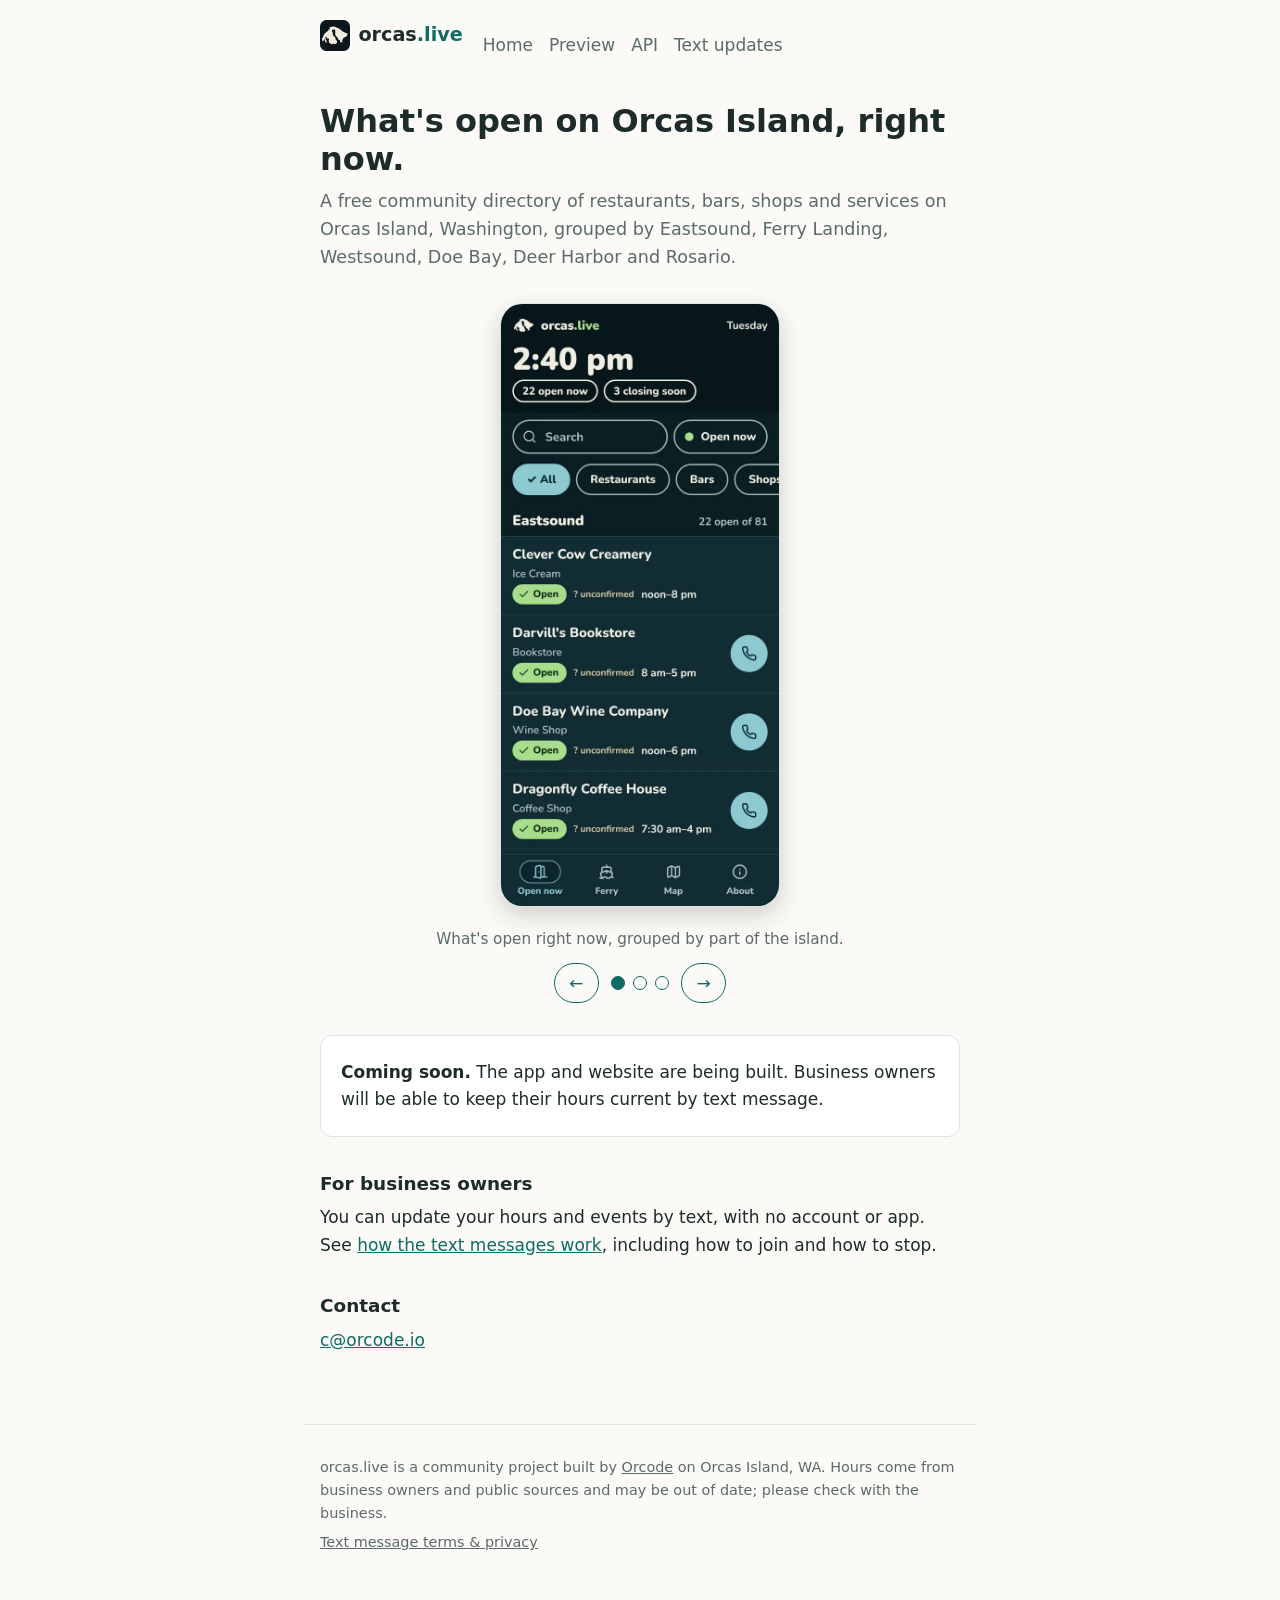
<file: index.html>
<!doctype html>
<html lang="en">
<head>
<meta charset="utf-8">
<meta name="viewport" content="width=device-width, initial-scale=1">
<title>orcas.live — what's open on Orcas Island</title>
<meta name="description" content="A free community directory of which businesses on Orcas Island, WA are open right now.">
<link rel="stylesheet" href="/style.css">
  <link rel="icon" type="image/svg+xml" href="favicon.svg">

<style>
.shots{margin:2rem 0}.shots figure{margin:0;text-align:center}
.shots img{width:min(100%,280px);height:auto;border-radius:22px;border:1px solid var(--rule);box-shadow:0 8px 24px rgba(0,0,0,.18)}
.shots figcaption{margin-top:.75rem;color:var(--muted);font-size:.95rem}
.shots .ctl{display:flex;justify-content:center;align-items:center;gap:.75rem;margin-top:.75rem}
.shots button{font:inherit;color:var(--accent);background:none;border:1.5px solid var(--accent);border-radius:99px;padding:.35rem .9rem;cursor:pointer}
.shots button:focus-visible{outline:2px solid var(--accent);outline-offset:2px}
.shots .dots button{width:14px;height:14px;padding:0;border-radius:50%}
.shots .dots button[aria-current="true"]{background:var(--accent)}
.shots .dots{display:flex;gap:.5rem}
</style>
</head>
<body>
<header class="site">
  <a class="brand" href="/"><img src="/island.svg" alt="" width="30" height="30"><b>orcas<span>.live</span></b></a>
  <nav aria-label="Main"><a href="/">Home</a><a href="/preview/">Preview</a><a href="/api">API</a><a href="/sms">Text updates</a></nav>
</header>
<main>
  <h1>What's open on Orcas Island, right now.</h1>
  <p class="lede">A free community directory of restaurants, bars, shops and services on Orcas Island, Washington, grouped by Eastsound, Ferry Landing, Westsound, Doe Bay, Deer Harbor and Rosario.</p>
<section class="shots" aria-roledescription="carousel" aria-label="App screenshots">
  <figure>
    <img id="shot" src="shots/open-now.webp" width="600" height="1298" alt="">
    <figcaption id="cap"></figcaption>
  </figure>
  <div class="ctl">
    <button type="button" id="prev" aria-label="Previous screenshot">&larr;</button>
    <span class="dots" id="dots"></span>
    <button type="button" id="next" aria-label="Next screenshot">&rarr;</button>
  </div>
</section>
<script>
(function(){
  var S=[["open-now","What's open right now, grouped by part of the island."],["search","Search by name or filter by type of place."],["listing-events","Hours, weekly events and one-off happenings for each listing."]];
  var i=0,img=document.getElementById("shot"),cap=document.getElementById("cap"),dots=document.getElementById("dots"),t=null;
  var reduce=window.matchMedia&&matchMedia("(prefers-reduced-motion: reduce)").matches;
  S.forEach(function(_,n){var b=document.createElement("button");b.type="button";b.setAttribute("aria-label","Screenshot "+(n+1));b.onclick=function(){go(n,true)};dots.appendChild(b)});
  function go(n,user){i=(n+S.length)%S.length;img.src="shots/"+S[i][0]+".webp";img.alt=S[i][1];cap.textContent=S[i][1];
    Array.prototype.forEach.call(dots.children,function(d,k){d.setAttribute("aria-current",k===i)});
    if(user&&t){clearInterval(t);t=null}}
  document.getElementById("prev").onclick=function(){go(i-1,true)};
  document.getElementById("next").onclick=function(){go(i+1,true)};
  go(0);if(!reduce)t=setInterval(function(){go(i+1)},5000);
})();
</script>


  <div class="card">
    <p><strong>Coming soon.</strong> The app and website are being built. Business owners will be able to keep their hours current by text message.</p>
  </div>

  <h2>For business owners</h2>
  <p>You can update your hours and events by text, with no account or app. See <a href="/sms">how the text messages work</a>, including how to join and how to stop.</p>

  <h2>Contact</h2>
  <p><a href="mailto:c@orcode.io">c@orcode.io</a></p>
</main>
<footer>
  <p>orcas.live is a community project built by <a href="http://orcode.io" target="_blank" rel="noopener">Orcode</a> on Orcas Island, WA. Hours come from business owners and public sources and may be out of date; please check with the business.</p>
  <p><a href="/sms">Text message terms &amp; privacy</a></p>
</footer>
</body>
</html>
</file>
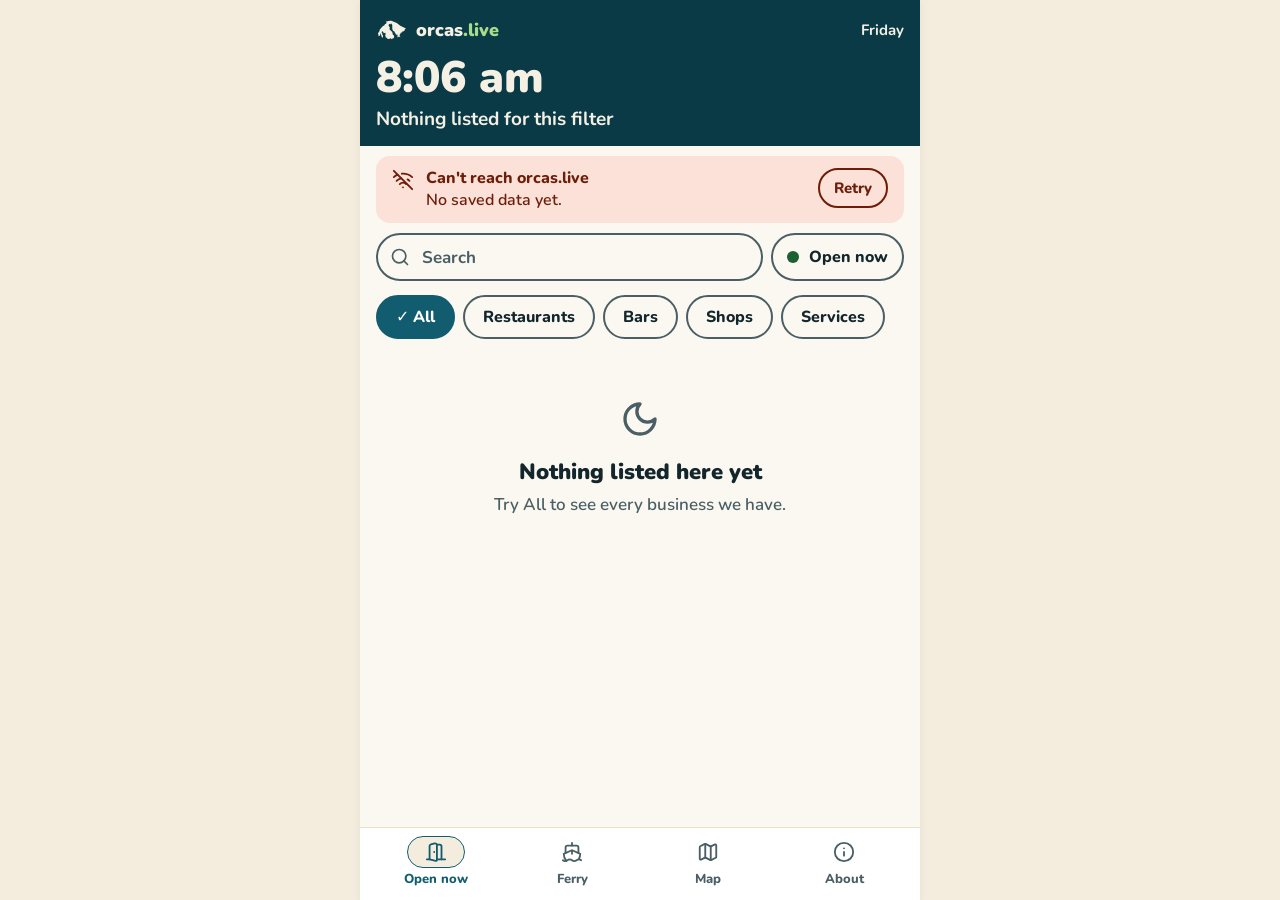
<file: preview/2026-10-27/index.html>
<!doctype html>
<html lang="en">
  <head>
    <meta name="robots" content="noindex, nofollow">
    <meta charset="utf-8" />
    <meta name="viewport" content="width=device-width, initial-scale=1, viewport-fit=cover" />
    <meta name="theme-color" content="#0b3a47" />
    <title>orcas.live: what's open on Orcas Island</title>
    <link rel="icon" type="image/svg+xml" href="./favicon.svg">
  <script type="module" crossorigin src="./assets/index-DLlEjsnZ.js"></script>
  <link rel="stylesheet" crossorigin href="./assets/index-CuQ7aQcF.css">
</head>
  <body>
    <div id="root"></div>
  </body>
</html>
</file>
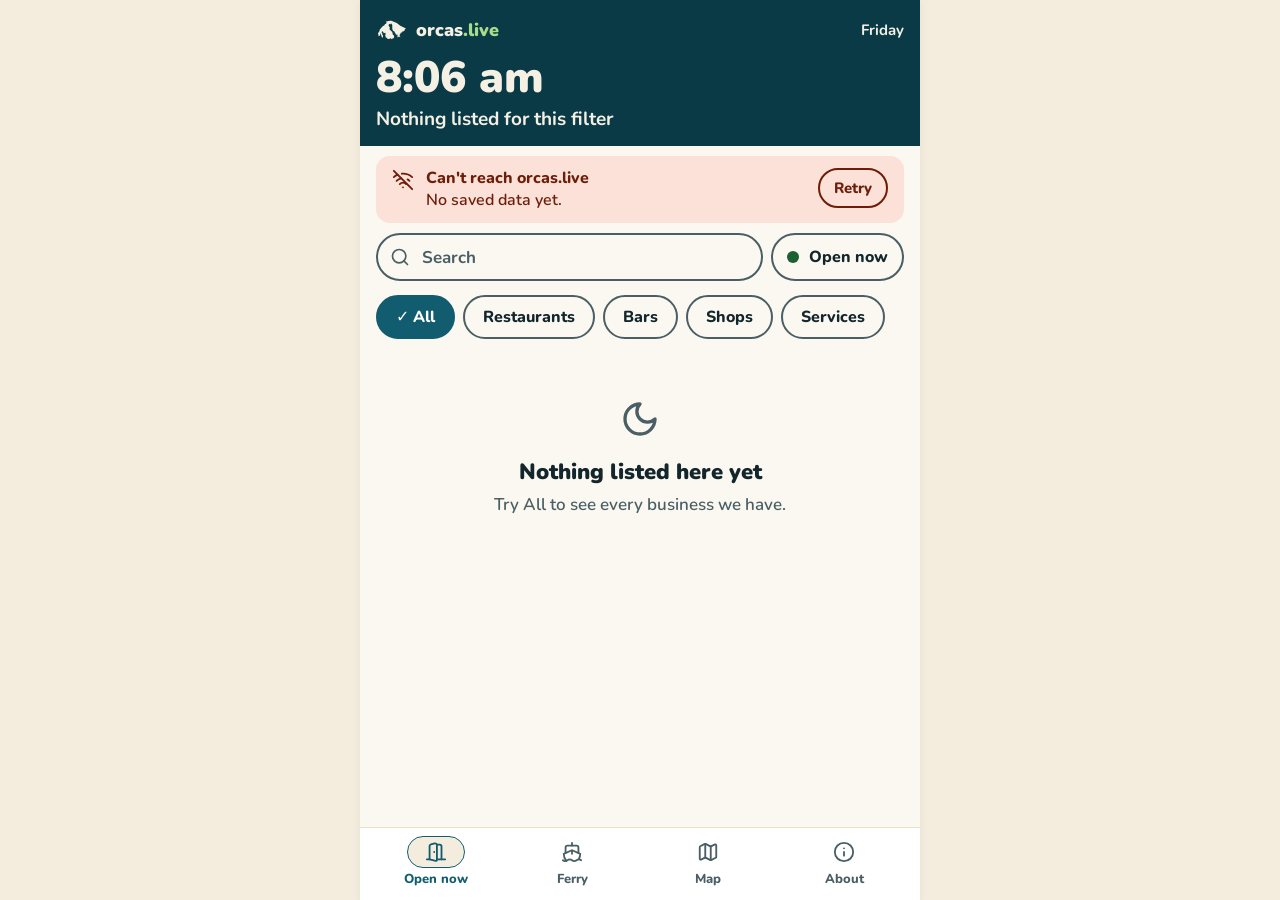
<file: preview/2026-10-28/index.html>
<!doctype html>
<html lang="en">
  <head>
    <meta name="robots" content="noindex, nofollow">
    <meta charset="utf-8" />
    <meta name="viewport" content="width=device-width, initial-scale=1, viewport-fit=cover" />
    <meta name="theme-color" content="#0b3a47" />
    <title>orcas.live: what's open on Orcas Island</title>
    <link rel="icon" type="image/svg+xml" href="./favicon.svg">
  <script type="module" crossorigin src="./assets/index-YG_F6dpZ.js"></script>
  <link rel="stylesheet" crossorigin href="./assets/index-CuQ7aQcF.css">
</head>
  <body>
    <div id="root"></div>
  </body>
</html>
</file>
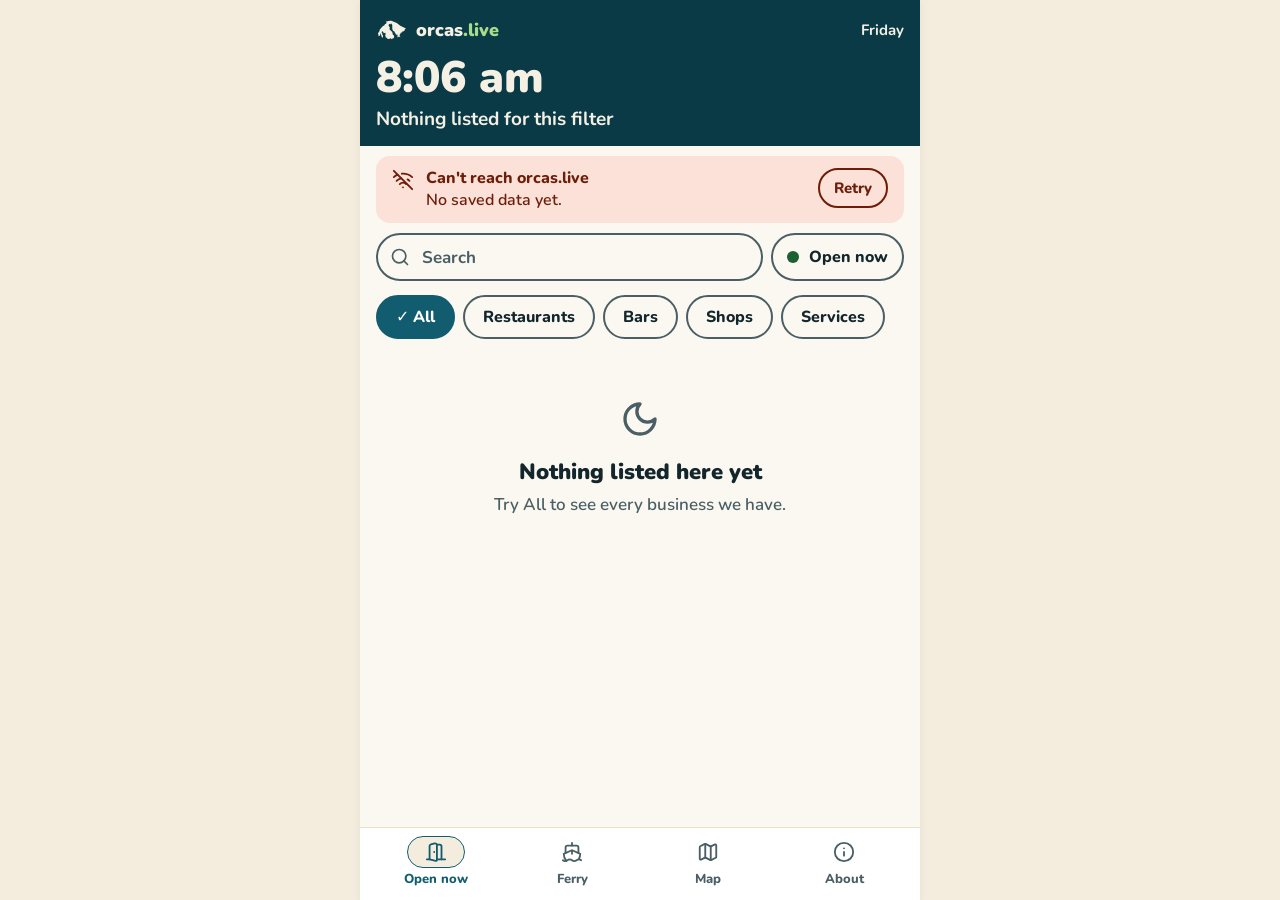
<file: preview/2026-11-03/index.html>
<!doctype html>
<html lang="en">
  <head>
    <meta name="robots" content="noindex, nofollow">
    <meta charset="utf-8" />
    <meta name="viewport" content="width=device-width, initial-scale=1, viewport-fit=cover" />
    <meta name="theme-color" content="#0b3a47" />
    <title>orcas.live: what's open on Orcas Island</title>
    <link rel="icon" type="image/svg+xml" href="./favicon.svg">
  <script type="module" crossorigin src="./assets/index-Bxkhs7TX.js"></script>
  <link rel="stylesheet" crossorigin href="./assets/index-CuQ7aQcF.css">
</head>
  <body>
    <div id="root"></div>
  </body>
</html>
</file>
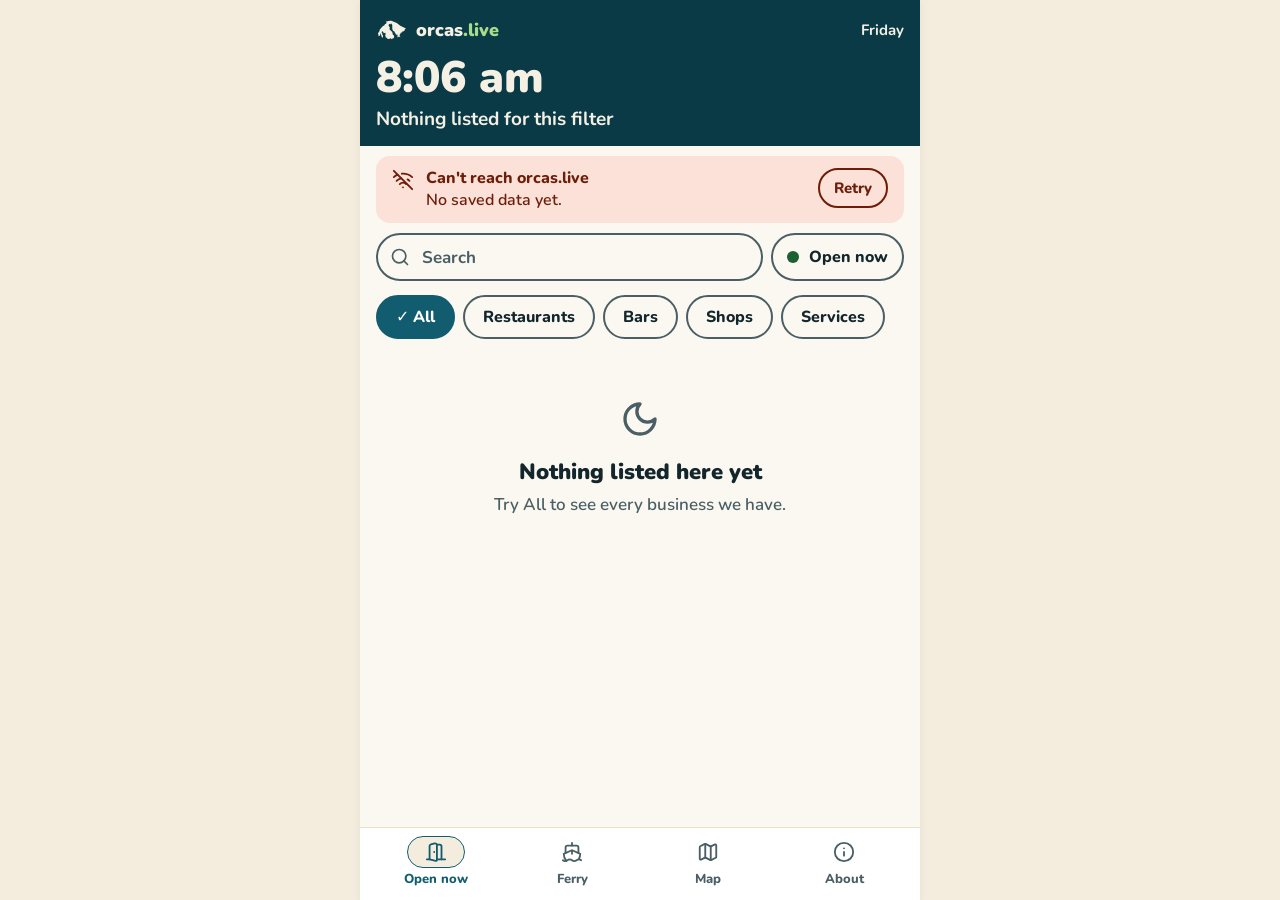
<file: preview/2026-11-04/index.html>
<!doctype html>
<html lang="en">
  <head>
    <meta name="robots" content="noindex, nofollow">
    <meta charset="utf-8" />
    <meta name="viewport" content="width=device-width, initial-scale=1, viewport-fit=cover" />
    <meta name="theme-color" content="#0b3a47" />
    <title>orcas.live: what's open on Orcas Island</title>
    <link rel="icon" type="image/svg+xml" href="./favicon.svg">
  <script type="module" crossorigin src="./assets/index-DxIe_yZX.js"></script>
  <link rel="stylesheet" crossorigin href="./assets/index-CuQ7aQcF.css">
</head>
  <body>
    <div id="root"></div>
  </body>
</html>
</file>
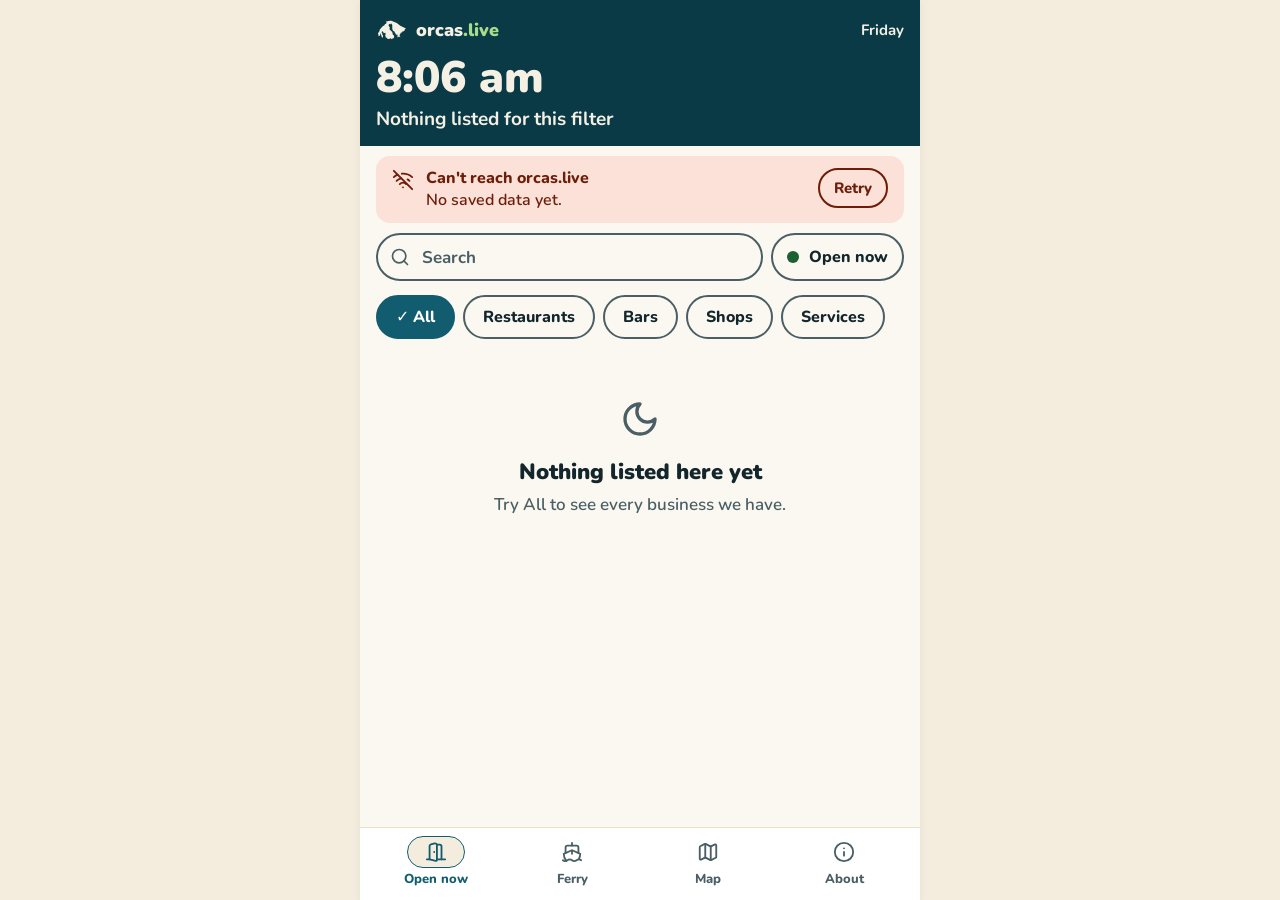
<file: preview/2026-11-06/index.html>
<!doctype html>
<html lang="en">
  <head>
    <meta name="robots" content="noindex, nofollow">
    <meta charset="utf-8" />
    <meta name="viewport" content="width=device-width, initial-scale=1, viewport-fit=cover" />
    <meta name="theme-color" content="#0b3a47" />
    <title>orcas.live: what's open on Orcas Island</title>
    <link rel="icon" type="image/svg+xml" href="./favicon.svg">
  <script type="module" crossorigin src="./assets/index-BClTDL3B.js"></script>
  <link rel="stylesheet" crossorigin href="./assets/index-CuQ7aQcF.css">
</head>
  <body>
    <div id="root"></div>
  </body>
</html>
</file>
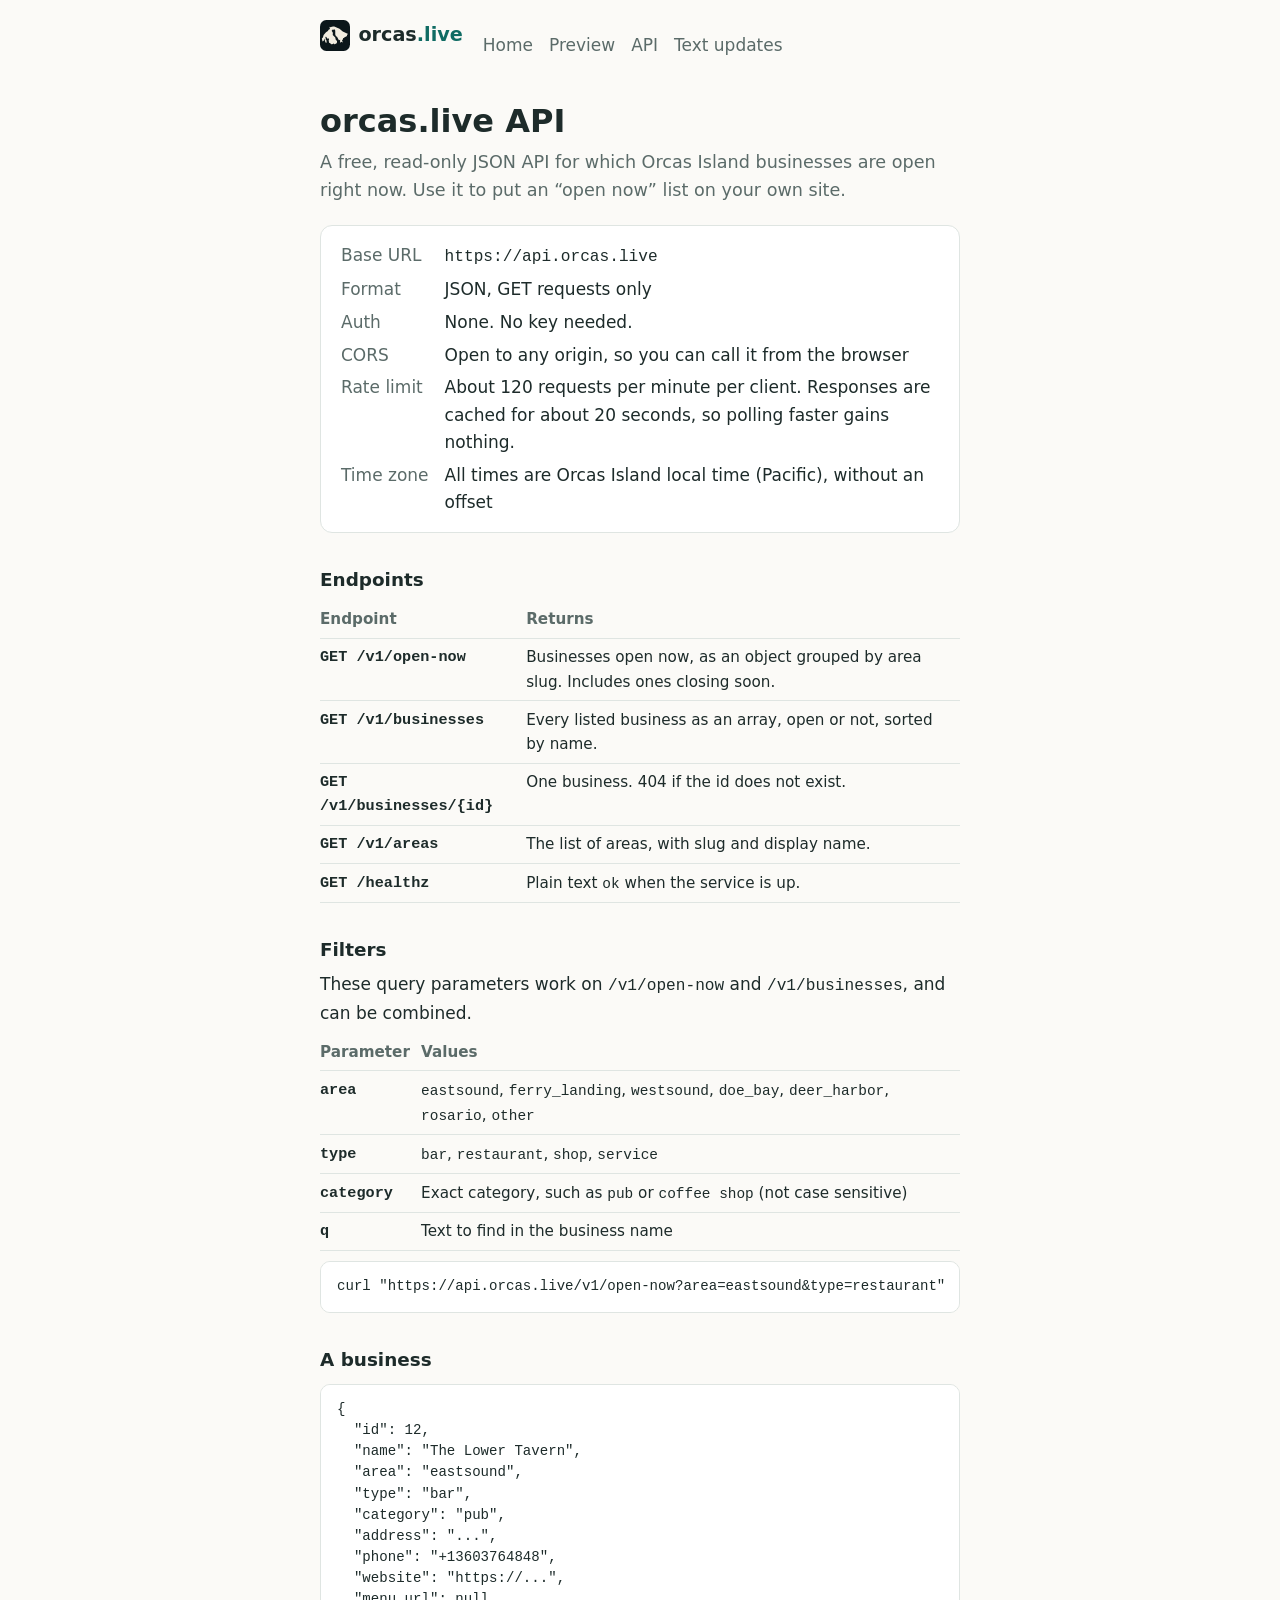
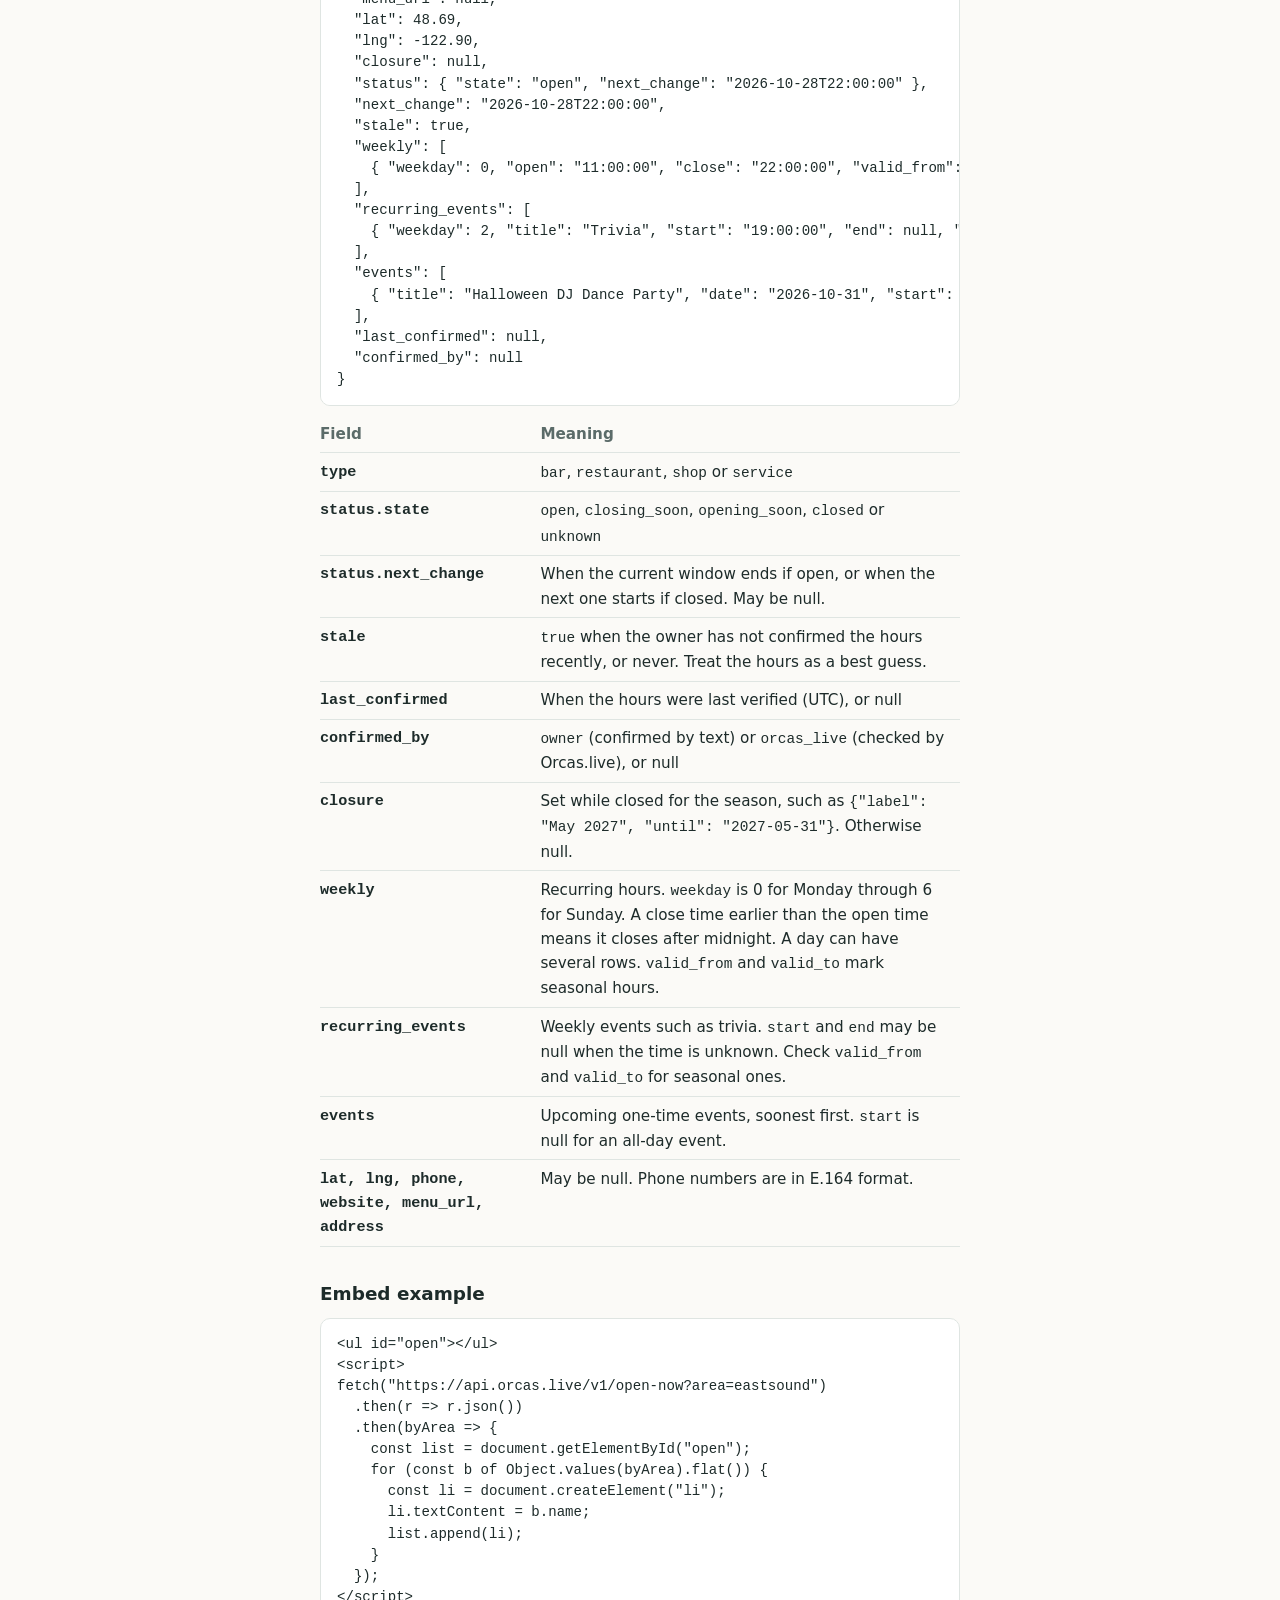
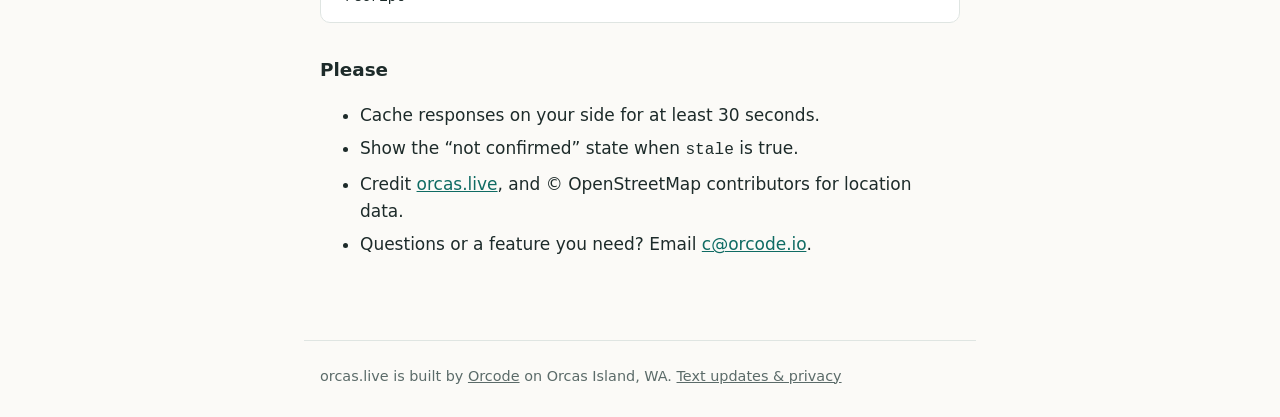
<file: api.html>
<!doctype html>
<html lang="en">
<head>
<meta charset="utf-8">
<meta name="viewport" content="width=device-width, initial-scale=1">
<title>API — orcas.live</title>
<meta name="description" content="Free, read-only JSON API for which Orcas Island businesses are open now. Endpoints, filters, response fields and embed examples.">
<link rel="stylesheet" href="/style.css">
<link rel="icon" type="image/svg+xml" href="favicon.svg">
<style>
pre{background:var(--card);border:1px solid var(--rule);border-radius:10px;padding:.9rem 1rem;overflow-x:auto;font-size:.88rem;line-height:1.5;margin:.6rem 0}
pre code{font-size:inherit}
table{border-collapse:collapse;width:100%;font-size:.95rem;display:block;overflow-x:auto}
th,td{text-align:left;padding:.4rem .7rem .4rem 0;border-bottom:1px solid var(--rule);vertical-align:top}
th{color:var(--muted);font-weight:600}
.ep{font-family:ui-monospace,SFMono-Regular,Menlo,monospace;font-weight:600}
</style>
</head>
<body>
<header class="site">
  <a class="brand" href="/"><img src="/island.svg" alt="" width="30" height="30"><b>orcas<span>.live</span></b></a>
  <nav aria-label="Main"><a href="/">Home</a><a href="/preview/">Preview</a><a href="/api">API</a><a href="/sms">Text updates</a></nav>
</header>
<main>
  <h1>orcas.live API</h1>
  <p class="lede">A free, read-only JSON API for which Orcas Island businesses are open right now. Use it to put an &ldquo;open now&rdquo; list on your own site.</p>

  <div class="card">
    <dl class="keyval">
      <dt>Base URL</dt><dd><code>https://api.orcas.live</code></dd>
      <dt>Format</dt><dd>JSON, GET requests only</dd>
      <dt>Auth</dt><dd>None. No key needed.</dd>
      <dt>CORS</dt><dd>Open to any origin, so you can call it from the browser</dd>
      <dt>Rate limit</dt><dd>About 120 requests per minute per client. Responses are cached for about 20 seconds, so polling faster gains nothing.</dd>
      <dt>Time zone</dt><dd>All times are Orcas Island local time (Pacific), without an offset</dd>
    </dl>
  </div>

  <h2>Endpoints</h2>
  <table>
    <tr><th>Endpoint</th><th>Returns</th></tr>
    <tr><td class="ep">GET /v1/open-now</td><td>Businesses open now, as an object grouped by area slug. Includes ones closing soon.</td></tr>
    <tr><td class="ep">GET /v1/businesses</td><td>Every listed business as an array, open or not, sorted by name.</td></tr>
    <tr><td class="ep">GET /v1/businesses/{id}</td><td>One business. 404 if the id does not exist.</td></tr>
    <tr><td class="ep">GET /v1/areas</td><td>The list of areas, with slug and display name.</td></tr>
    <tr><td class="ep">GET /healthz</td><td>Plain text <code>ok</code> when the service is up.</td></tr>
  </table>

  <h2>Filters</h2>
  <p>These query parameters work on <code>/v1/open-now</code> and <code>/v1/businesses</code>, and can be combined.</p>
  <table>
    <tr><th>Parameter</th><th>Values</th></tr>
    <tr><td class="ep">area</td><td><code>eastsound</code>, <code>ferry_landing</code>, <code>westsound</code>, <code>doe_bay</code>, <code>deer_harbor</code>, <code>rosario</code>, <code>other</code></td></tr>
    <tr><td class="ep">type</td><td><code>bar</code>, <code>restaurant</code>, <code>shop</code>, <code>service</code></td></tr>
    <tr><td class="ep">category</td><td>Exact category, such as <code>pub</code> or <code>coffee shop</code> (not case sensitive)</td></tr>
    <tr><td class="ep">q</td><td>Text to find in the business name</td></tr>
  </table>
  <pre><code>curl "https://api.orcas.live/v1/open-now?area=eastsound&amp;type=restaurant"</code></pre>

  <h2>A business</h2>
<pre><code>{
  "id": 12,
  "name": "The Lower Tavern",
  "area": "eastsound",
  "type": "bar",
  "category": "pub",
  "address": "...",
  "phone": "+13603764848",
  "website": "https://...",
  "menu_url": null,
  "lat": 48.69,
  "lng": -122.90,
  "closure": null,
  "status": { "state": "open", "next_change": "2026-10-28T22:00:00" },
  "next_change": "2026-10-28T22:00:00",
  "stale": true,
  "weekly": [
    { "weekday": 0, "open": "11:00:00", "close": "22:00:00", "valid_from": null, "valid_to": null }
  ],
  "recurring_events": [
    { "weekday": 2, "title": "Trivia", "start": "19:00:00", "end": null, "note": null, "valid_from": null, "valid_to": null }
  ],
  "events": [
    { "title": "Halloween DJ Dance Party", "date": "2026-10-31", "start": "21:30:00", "end": null, "description": "9:30ish to close" }
  ],
  "last_confirmed": null,
  "confirmed_by": null
}</code></pre>
  <table>
    <tr><th>Field</th><th>Meaning</th></tr>
    <tr><td class="ep">type</td><td><code>bar</code>, <code>restaurant</code>, <code>shop</code> or <code>service</code></td></tr>
    <tr><td class="ep">status.state</td><td><code>open</code>, <code>closing_soon</code>, <code>opening_soon</code>, <code>closed</code> or <code>unknown</code></td></tr>
    <tr><td class="ep">status.next_change</td><td>When the current window ends if open, or when the next one starts if closed. May be null.</td></tr>
    <tr><td class="ep">stale</td><td><code>true</code> when the owner has not confirmed the hours recently, or never. Treat the hours as a best guess.</td></tr>
    <tr><td class="ep">last_confirmed</td><td>When the hours were last verified (UTC), or null</td></tr>
    <tr><td class="ep">confirmed_by</td><td><code>owner</code> (confirmed by text) or <code>orcas_live</code> (checked by Orcas.live), or null</td></tr>
    <tr><td class="ep">closure</td><td>Set while closed for the season, such as <code>{"label": "May 2027", "until": "2027-05-31"}</code>. Otherwise null.</td></tr>
    <tr><td class="ep">weekly</td><td>Recurring hours. <code>weekday</code> is 0 for Monday through 6 for Sunday. A close time earlier than the open time means it closes after midnight. A day can have several rows. <code>valid_from</code> and <code>valid_to</code> mark seasonal hours.</td></tr>
    <tr><td class="ep">recurring_events</td><td>Weekly events such as trivia. <code>start</code> and <code>end</code> may be null when the time is unknown. Check <code>valid_from</code> and <code>valid_to</code> for seasonal ones.</td></tr>
    <tr><td class="ep">events</td><td>Upcoming one-time events, soonest first. <code>start</code> is null for an all-day event.</td></tr>
    <tr><td class="ep">lat, lng, phone, website, menu_url, address</td><td>May be null. Phone numbers are in E.164 format.</td></tr>
  </table>

  <h2>Embed example</h2>
<pre><code>&lt;ul id="open"&gt;&lt;/ul&gt;
&lt;script&gt;
fetch("https://api.orcas.live/v1/open-now?area=eastsound")
  .then(r =&gt; r.json())
  .then(byArea =&gt; {
    const list = document.getElementById("open");
    for (const b of Object.values(byArea).flat()) {
      const li = document.createElement("li");
      li.textContent = b.name;
      list.append(li);
    }
  });
&lt;/script&gt;</code></pre>

  <h2>Please</h2>
  <ul>
    <li>Cache responses on your side for at least 30 seconds.</li>
    <li>Show the &ldquo;not confirmed&rdquo; state when <code>stale</code> is true.</li>
    <li>Credit <a href="/">orcas.live</a>, and &copy; OpenStreetMap contributors for location data.</li>
    <li>Questions or a feature you need? Email <a href="mailto:c@orcode.io">c@orcode.io</a>.</li>
  </ul>
</main>
<footer>orcas.live is built by <a href="http://orcode.io" target="_blank" rel="noopener">Orcode</a> on Orcas Island, WA. <a href="/sms">Text updates &amp; privacy</a></footer>
</body>
</html>
</file>
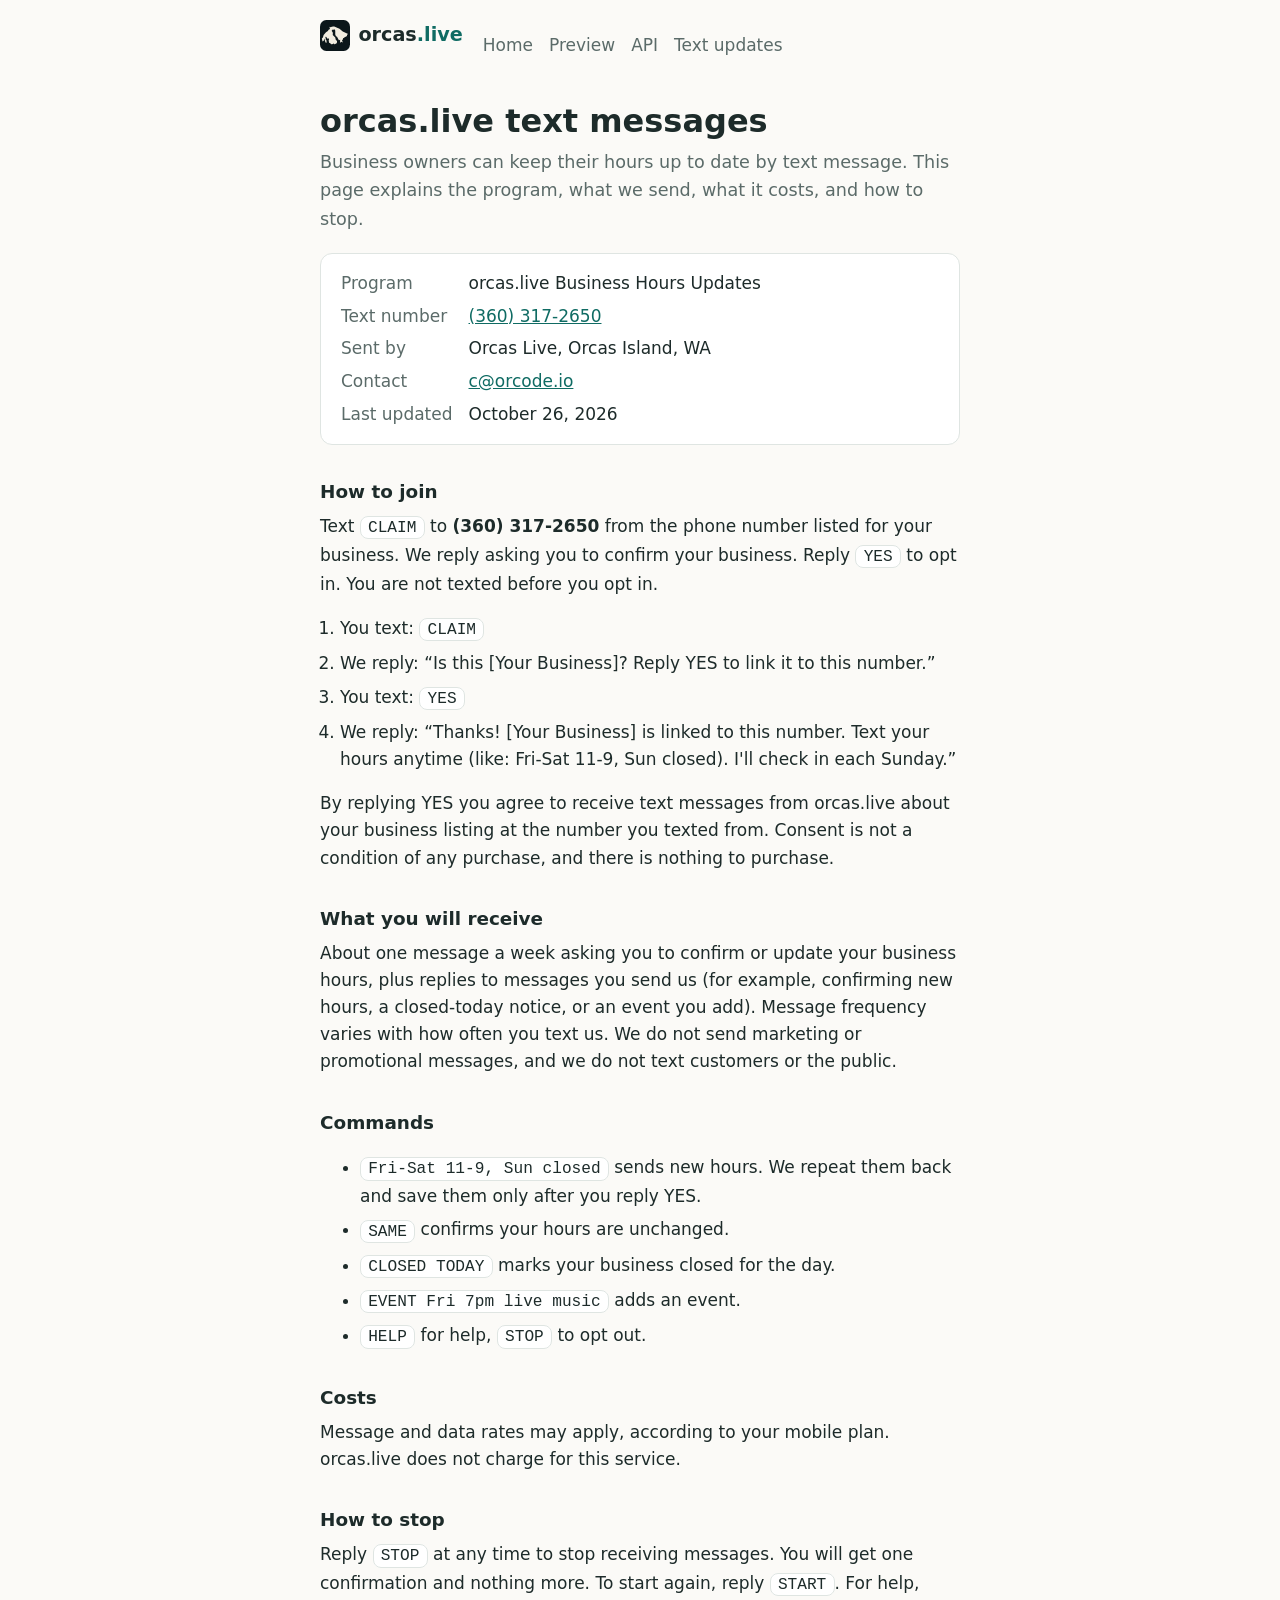
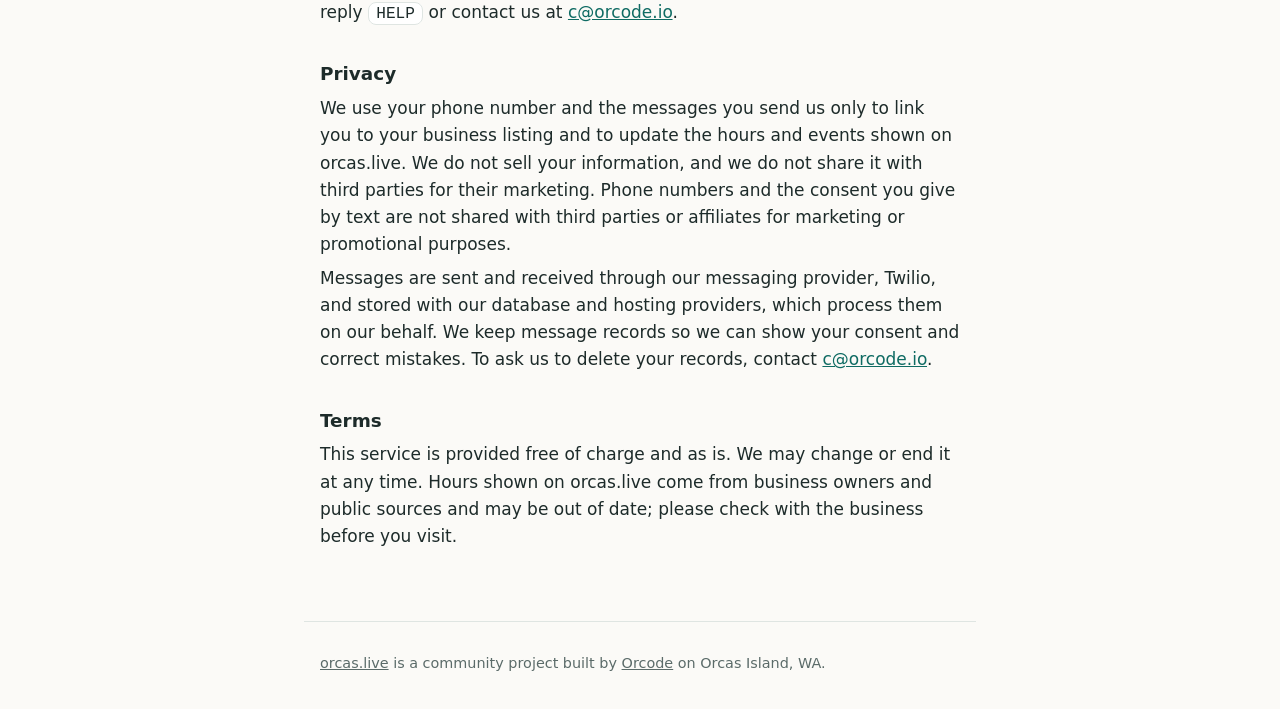
<file: sms.html>
<!doctype html>
<html lang="en">
<head>
<meta charset="utf-8">
<meta name="viewport" content="width=device-width, initial-scale=1">
<title>Text messages, terms &amp; privacy — orcas.live</title>
<meta name="description" content="How orcas.live text messages work for business owners: how to join, what we send, costs, how to stop, and our privacy practices.">
<link rel="stylesheet" href="/style.css">
  <link rel="icon" type="image/svg+xml" href="favicon.svg">
</head>
<body>
<header class="site">
  <a class="brand" href="/"><img src="/island.svg" alt="" width="30" height="30"><b>orcas<span>.live</span></b></a>
  <nav aria-label="Main"><a href="/">Home</a><a href="/preview/">Preview</a><a href="/api">API</a><a href="/sms">Text updates</a></nav>
</header>
<main>
  <h1>orcas.live text messages</h1>
  <p class="lede">Business owners can keep their hours up to date by text message. This page explains the program, what we send, what it costs, and how to stop.</p>

  <div class="card">
    <dl class="keyval">
      <dt>Program</dt><dd>orcas.live Business Hours Updates</dd>
      <dt>Text number</dt><dd><a href="sms:+13603172650">(360) 317-2650</a></dd>
      <dt>Sent by</dt><dd>Orcas Live, Orcas Island, WA</dd>
      <dt>Contact</dt><dd><a href="mailto:c@orcode.io">c@orcode.io</a></dd>
      <dt>Last updated</dt><dd>October 26, 2026</dd>
    </dl>
  </div>

  <h2>How to join</h2>
  <p>Text <span class="sms">CLAIM</span> to <strong>(360) 317-2650</strong> from the phone number listed for your business. We reply asking you to confirm your business. Reply <span class="sms">YES</span> to opt in. You are not texted before you opt in.</p>
  <ol class="flow">
    <li>You text: <span class="sms">CLAIM</span></li>
    <li>We reply: &ldquo;Is this [Your Business]? Reply YES to link it to this number.&rdquo;</li>
    <li>You text: <span class="sms">YES</span></li>
    <li>We reply: &ldquo;Thanks! [Your Business] is linked to this number. Text your hours anytime (like: Fri-Sat 11-9, Sun closed). I'll check in each Sunday.&rdquo;</li>
  </ol>
  <p>By replying YES you agree to receive text messages from orcas.live about your business listing at the number you texted from. Consent is not a condition of any purchase, and there is nothing to purchase.</p>

  <h2>What you will receive</h2>
  <p>About one message a week asking you to confirm or update your business hours, plus replies to messages you send us (for example, confirming new hours, a closed-today notice, or an event you add). Message frequency varies with how often you text us. We do not send marketing or promotional messages, and we do not text customers or the public.</p>

  <h2>Commands</h2>
  <ul>
    <li><span class="sms">Fri-Sat 11-9, Sun closed</span> sends new hours. We repeat them back and save them only after you reply YES.</li>
    <li><span class="sms">SAME</span> confirms your hours are unchanged.</li>
    <li><span class="sms">CLOSED TODAY</span> marks your business closed for the day.</li>
    <li><span class="sms">EVENT Fri 7pm live music</span> adds an event.</li>
    <li><span class="sms">HELP</span> for help, <span class="sms">STOP</span> to opt out.</li>
  </ul>

  <h2>Costs</h2>
  <p>Message and data rates may apply, according to your mobile plan. orcas.live does not charge for this service.</p>

  <h2>How to stop</h2>
  <p>Reply <span class="sms">STOP</span> at any time to stop receiving messages. You will get one confirmation and nothing more. To start again, reply <span class="sms">START</span>. For help, reply <span class="sms">HELP</span> or contact us at <a href="mailto:c@orcode.io">c@orcode.io</a>.</p>

  <h2 id="privacy">Privacy</h2>
  <p>We use your phone number and the messages you send us only to link you to your business listing and to update the hours and events shown on orcas.live. We do not sell your information, and we do not share it with third parties for their marketing. Phone numbers and the consent you give by text are not shared with third parties or affiliates for marketing or promotional purposes.</p>
  <p>Messages are sent and received through our messaging provider, Twilio, and stored with our database and hosting providers, which process them on our behalf. We keep message records so we can show your consent and correct mistakes. To ask us to delete your records, contact <a href="mailto:c@orcode.io">c@orcode.io</a>.</p>

  <h2>Terms</h2>
  <p>This service is provided free of charge and as is. We may change or end it at any time. Hours shown on orcas.live come from business owners and public sources and may be out of date; please check with the business before you visit.</p>
</main>
<footer>
  <p><a href="/">orcas.live</a> is a community project built by <a href="http://orcode.io" target="_blank" rel="noopener">Orcode</a> on Orcas Island, WA.</p>
</footer>
</body>
</html>
</file>
<file: style.css>
:root{--bg:#fbfaf7;--fg:#1d2b2a;--muted:#5b6b69;--accent:#0f6b63;--rule:#dfe5e2;--card:#ffffff}
@media (prefers-color-scheme:dark){:root{--bg:#111a19;--fg:#e6efed;--muted:#9bb0ac;--accent:#5fd0c4;--rule:#243533;--card:#162321}}
*{box-sizing:border-box}
html{-webkit-text-size-adjust:100%}
body{margin:0;background:var(--bg);color:var(--fg);font:17px/1.6 system-ui,-apple-system,"Segoe UI",Roboto,sans-serif}
main{max-width:42rem;margin:0 auto;padding:2.5rem 1rem 4rem}
header.site{max-width:42rem;margin:0 auto;padding:1.25rem 1rem 0;display:flex;gap:1.25rem;align-items:baseline;flex-wrap:wrap}
header.site a.brand{display:inline-flex;align-items:center;gap:.5rem;font-weight:700;font-size:1.2rem;color:var(--fg);text-decoration:none}
header.site a.brand b{font-weight:700}
header.site a.brand span{color:var(--accent)}
nav a{color:var(--muted);text-decoration:none;margin-right:1rem}
nav a:hover,nav a:focus{color:var(--accent);text-decoration:underline}
h1{font-size:2rem;line-height:1.2;margin:.2rem 0 .5rem}
h2{font-size:1.15rem;margin:2rem 0 .4rem}
p,li{margin:.4rem 0}
a{color:var(--accent)}
.lede{color:var(--muted);font-size:1.1rem}
.card{background:var(--card);border:1px solid var(--rule);border-radius:12px;padding:1rem 1.25rem;margin:1.25rem 0}
.keyval{display:grid;grid-template-columns:max-content 1fr;gap:.35rem 1rem;margin:0}
.keyval dt{color:var(--muted)}
.keyval dd{margin:0}
.flow{padding-left:1.25rem}
code,.sms{font-family:ui-monospace,SFMono-Regular,Menlo,monospace;font-size:.95em}
.sms{background:var(--card);border:1px solid var(--rule);border-radius:8px;padding:.1rem .45rem}
footer{max-width:42rem;margin:0 auto;padding:1.5rem 1rem 3rem;color:var(--muted);font-size:.9rem;border-top:1px solid var(--rule)}
footer a{color:var(--muted)}
@media (max-width:480px){.keyval{grid-template-columns:1fr}.keyval dt{margin-top:.5rem}}
header.site a.brand img{width:1.9rem;height:1.9rem;display:block}
</file>
<file: preview/2026-10-27/assets/index-CuQ7aQcF.css>
@import"https://fonts.googleapis.com/css2?family=Nunito:wght@400;600;700;800;900&display=swap";@font-face{font-family:Nunito;font-style:normal;font-display:swap;font-weight:400;src:url(./nunito-cyrillic-ext-400-normal-CuPM9foi.woff2) format("woff2"),url(./nunito-cyrillic-ext-400-normal-xaE7D4Sw.woff) format("woff");unicode-range:U+0460-052F,U+1C80-1C8A,U+20B4,U+2DE0-2DFF,U+A640-A69F,U+FE2E-FE2F}@font-face{font-family:Nunito;font-style:normal;font-display:swap;font-weight:400;src:url(./nunito-cyrillic-400-normal-xAOo5cBP.woff2) format("woff2"),url(./nunito-cyrillic-400-normal-D1j0u8EH.woff) format("woff");unicode-range:U+0301,U+0400-045F,U+0490-0491,U+04B0-04B1,U+2116}@font-face{font-family:Nunito;font-style:normal;font-display:swap;font-weight:400;src:url(./nunito-vietnamese-400-normal-BHkVbP3T.woff2) format("woff2"),url(./nunito-vietnamese-400-normal-DtOtW02z.woff) format("woff");unicode-range:U+0102-0103,U+0110-0111,U+0128-0129,U+0168-0169,U+01A0-01A1,U+01AF-01B0,U+0300-0301,U+0303-0304,U+0308-0309,U+0323,U+0329,U+1EA0-1EF9,U+20AB}@font-face{font-family:Nunito;font-style:normal;font-display:swap;font-weight:400;src:url(./nunito-latin-ext-400-normal-i-8OOpdj.woff2) format("woff2"),url(./nunito-latin-ext-400-normal-CjMJVfGn.woff) format("woff");unicode-range:U+0100-02BA,U+02BD-02C5,U+02C7-02CC,U+02CE-02D7,U+02DD-02FF,U+0304,U+0308,U+0329,U+1D00-1DBF,U+1E00-1E9F,U+1EF2-1EFF,U+2020,U+20A0-20AB,U+20AD-20C0,U+2113,U+2C60-2C7F,U+A720-A7FF}@font-face{font-family:Nunito;font-style:normal;font-display:swap;font-weight:400;src:url(./nunito-latin-400-normal-r8SDr6Up.woff2) format("woff2"),url(./nunito-latin-400-normal-DKg4f3fz.woff) format("woff");unicode-range:U+0000-00FF,U+0131,U+0152-0153,U+02BB-02BC,U+02C6,U+02DA,U+02DC,U+0304,U+0308,U+0329,U+2000-206F,U+20AC,U+2122,U+2191,U+2193,U+2212,U+2215,U+FEFF,U+FFFD}@font-face{font-family:Nunito;font-style:normal;font-display:swap;font-weight:600;src:url(./nunito-cyrillic-ext-600-normal-CWPPjBOD.woff2) format("woff2"),url(./nunito-cyrillic-ext-600-normal-vnfu4DTE.woff) format("woff");unicode-range:U+0460-052F,U+1C80-1C8A,U+20B4,U+2DE0-2DFF,U+A640-A69F,U+FE2E-FE2F}@font-face{font-family:Nunito;font-style:normal;font-display:swap;font-weight:600;src:url(./nunito-cyrillic-600-normal-DJGQ2h05.woff2) format("woff2"),url(./nunito-cyrillic-600-normal-BUjmtIuu.woff) format("woff");unicode-range:U+0301,U+0400-045F,U+0490-0491,U+04B0-04B1,U+2116}@font-face{font-family:Nunito;font-style:normal;font-display:swap;font-weight:600;src:url(./nunito-vietnamese-600-normal-BY8O6Cug.woff2) format("woff2"),url(./nunito-vietnamese-600-normal-DO1RqFw5.woff) format("woff");unicode-range:U+0102-0103,U+0110-0111,U+0128-0129,U+0168-0169,U+01A0-01A1,U+01AF-01B0,U+0300-0301,U+0303-0304,U+0308-0309,U+0323,U+0329,U+1EA0-1EF9,U+20AB}@font-face{font-family:Nunito;font-style:normal;font-display:swap;font-weight:600;src:url(./nunito-latin-ext-600-normal-Dd9Zuxh1.woff2) format("woff2"),url(./nunito-latin-ext-600-normal-BKUpuB78.woff) format("woff");unicode-range:U+0100-02BA,U+02BD-02C5,U+02C7-02CC,U+02CE-02D7,U+02DD-02FF,U+0304,U+0308,U+0329,U+1D00-1DBF,U+1E00-1E9F,U+1EF2-1EFF,U+2020,U+20A0-20AB,U+20AD-20C0,U+2113,U+2C60-2C7F,U+A720-A7FF}@font-face{font-family:Nunito;font-style:normal;font-display:swap;font-weight:600;src:url(./nunito-latin-600-normal-Br8yIETf.woff2) format("woff2"),url(./nunito-latin-600-normal-Cd0eNu1l.woff) format("woff");unicode-range:U+0000-00FF,U+0131,U+0152-0153,U+02BB-02BC,U+02C6,U+02DA,U+02DC,U+0304,U+0308,U+0329,U+2000-206F,U+20AC,U+2122,U+2191,U+2193,U+2212,U+2215,U+FEFF,U+FFFD}@font-face{font-family:Nunito;font-style:normal;font-display:swap;font-weight:700;src:url(./nunito-cyrillic-ext-700-normal-BuR0mlCG.woff2) format("woff2"),url(./nunito-cyrillic-ext-700-normal-DfoqN4Gs.woff) format("woff");unicode-range:U+0460-052F,U+1C80-1C8A,U+20B4,U+2DE0-2DFF,U+A640-A69F,U+FE2E-FE2F}@font-face{font-family:Nunito;font-style:normal;font-display:swap;font-weight:700;src:url(./nunito-cyrillic-700-normal-DP36NgGt.woff2) format("woff2"),url(./nunito-cyrillic-700-normal-DfHRUDv-.woff) format("woff");unicode-range:U+0301,U+0400-045F,U+0490-0491,U+04B0-04B1,U+2116}@font-face{font-family:Nunito;font-style:normal;font-display:swap;font-weight:700;src:url(./nunito-vietnamese-700-normal-Ch8EUCfz.woff2) format("woff2"),url(./nunito-vietnamese-700-normal-C9SQsXvj.woff) format("woff");unicode-range:U+0102-0103,U+0110-0111,U+0128-0129,U+0168-0169,U+01A0-01A1,U+01AF-01B0,U+0300-0301,U+0303-0304,U+0308-0309,U+0323,U+0329,U+1EA0-1EF9,U+20AB}@font-face{font-family:Nunito;font-style:normal;font-display:swap;font-weight:700;src:url(./nunito-latin-ext-700-normal-BWeMsAzO.woff2) format("woff2"),url(./nunito-latin-ext-700-normal-D4woHhbd.woff) format("woff");unicode-range:U+0100-02BA,U+02BD-02C5,U+02C7-02CC,U+02CE-02D7,U+02DD-02FF,U+0304,U+0308,U+0329,U+1D00-1DBF,U+1E00-1E9F,U+1EF2-1EFF,U+2020,U+20A0-20AB,U+20AD-20C0,U+2113,U+2C60-2C7F,U+A720-A7FF}@font-face{font-family:Nunito;font-style:normal;font-display:swap;font-weight:700;src:url(./nunito-latin-700-normal-Dort48En.woff2) format("woff2"),url(./nunito-latin-700-normal-OcDqTBcA.woff) format("woff");unicode-range:U+0000-00FF,U+0131,U+0152-0153,U+02BB-02BC,U+02C6,U+02DA,U+02DC,U+0304,U+0308,U+0329,U+2000-206F,U+20AC,U+2122,U+2191,U+2193,U+2212,U+2215,U+FEFF,U+FFFD}@font-face{font-family:Nunito;font-style:normal;font-display:swap;font-weight:800;src:url(./nunito-cyrillic-ext-800-normal-B-cvGohL.woff2) format("woff2"),url(./nunito-cyrillic-ext-800-normal-pjRatrRO.woff) format("woff");unicode-range:U+0460-052F,U+1C80-1C8A,U+20B4,U+2DE0-2DFF,U+A640-A69F,U+FE2E-FE2F}@font-face{font-family:Nunito;font-style:normal;font-display:swap;font-weight:800;src:url(./nunito-cyrillic-800-normal-D3igD7Kl.woff2) format("woff2"),url(./nunito-cyrillic-800-normal-DymMgApb.woff) format("woff");unicode-range:U+0301,U+0400-045F,U+0490-0491,U+04B0-04B1,U+2116}@font-face{font-family:Nunito;font-style:normal;font-display:swap;font-weight:800;src:url(./nunito-vietnamese-800-normal-D_CZYdm9.woff2) format("woff2"),url(./nunito-vietnamese-800-normal-Dz0hZPb5.woff) format("woff");unicode-range:U+0102-0103,U+0110-0111,U+0128-0129,U+0168-0169,U+01A0-01A1,U+01AF-01B0,U+0300-0301,U+0303-0304,U+0308-0309,U+0323,U+0329,U+1EA0-1EF9,U+20AB}@font-face{font-family:Nunito;font-style:normal;font-display:swap;font-weight:800;src:url(./nunito-latin-ext-800-normal-CtU8tJOV.woff2) format("woff2"),url(./nunito-latin-ext-800-normal-CDcxIxx8.woff) format("woff");unicode-range:U+0100-02BA,U+02BD-02C5,U+02C7-02CC,U+02CE-02D7,U+02DD-02FF,U+0304,U+0308,U+0329,U+1D00-1DBF,U+1E00-1E9F,U+1EF2-1EFF,U+2020,U+20A0-20AB,U+20AD-20C0,U+2113,U+2C60-2C7F,U+A720-A7FF}@font-face{font-family:Nunito;font-style:normal;font-display:swap;font-weight:800;src:url(./nunito-latin-800-normal-Dz8SOQK_.woff2) format("woff2"),url(./nunito-latin-800-normal-D-J0wlBY.woff) format("woff");unicode-range:U+0000-00FF,U+0131,U+0152-0153,U+02BB-02BC,U+02C6,U+02DA,U+02DC,U+0304,U+0308,U+0329,U+2000-206F,U+20AC,U+2122,U+2191,U+2193,U+2212,U+2215,U+FEFF,U+FFFD}@font-face{font-family:Nunito;font-style:normal;font-display:swap;font-weight:900;src:url(./nunito-cyrillic-ext-900-normal-BLeVovcl.woff2) format("woff2"),url(./nunito-cyrillic-ext-900-normal-DKFql_-q.woff) format("woff");unicode-range:U+0460-052F,U+1C80-1C8A,U+20B4,U+2DE0-2DFF,U+A640-A69F,U+FE2E-FE2F}@font-face{font-family:Nunito;font-style:normal;font-display:swap;font-weight:900;src:url(./nunito-cyrillic-900-normal-CWPcV0_V.woff2) format("woff2"),url(./nunito-cyrillic-900-normal-Dr1fjxoU.woff) format("woff");unicode-range:U+0301,U+0400-045F,U+0490-0491,U+04B0-04B1,U+2116}@font-face{font-family:Nunito;font-style:normal;font-display:swap;font-weight:900;src:url(./nunito-vietnamese-900-normal-D6LWQAy_.woff2) format("woff2"),url(./nunito-vietnamese-900-normal-WV2-fBew.woff) format("woff");unicode-range:U+0102-0103,U+0110-0111,U+0128-0129,U+0168-0169,U+01A0-01A1,U+01AF-01B0,U+0300-0301,U+0303-0304,U+0308-0309,U+0323,U+0329,U+1EA0-1EF9,U+20AB}@font-face{font-family:Nunito;font-style:normal;font-display:swap;font-weight:900;src:url(./nunito-latin-ext-900-normal-Dllsvgjo.woff2) format("woff2"),url(./nunito-latin-ext-900-normal-CTBZd6bf.woff) format("woff");unicode-range:U+0100-02BA,U+02BD-02C5,U+02C7-02CC,U+02CE-02D7,U+02DD-02FF,U+0304,U+0308,U+0329,U+1D00-1DBF,U+1E00-1E9F,U+1EF2-1EFF,U+2020,U+20A0-20AB,U+20AD-20C0,U+2113,U+2C60-2C7F,U+A720-A7FF}@font-face{font-family:Nunito;font-style:normal;font-display:swap;font-weight:900;src:url(./nunito-latin-900-normal-BVB1fGs6.woff2) format("woff2"),url(./nunito-latin-900-normal-CVn49sIn.woff) format("woff");unicode-range:U+0000-00FF,U+0131,U+0152-0153,U+02BB-02BC,U+02C6,U+02DA,U+02DC,U+0304,U+0308,U+0329,U+2000-206F,U+20AC,U+2122,U+2191,U+2193,U+2212,U+2215,U+FEFF,U+FFFD}:root{--font-sans:"Nunito","Avenir Next Rounded","Segoe UI",system-ui,sans-serif;--font-display:var(--font-sans);--font-num:var(--font-sans);--fs-xs:13px;--fs-sm:15px;--fs-base:17px;--fs-md:19px;--fs-lg:22px;--fs-xl:28px;--fs-2xl:36px;--fs-time:44px;--lh-tight:1.15;--lh-snug:1.3;--lh-body:1.45;--fw-regular:400;--fw-semibold:600;--fw-bold:700;--fw-heavy:800;--fw-black:900;--tabular:"tnum" 1,"lnum" 1}.t-time{font-family:var(--font-num);font-weight:var(--fw-black);font-size:var(--fs-time);line-height:1;font-feature-settings:var(--tabular);letter-spacing:-.01em}.t-title{font-weight:var(--fw-heavy);font-size:var(--fs-xl);line-height:var(--lh-tight)}.t-row{font-weight:var(--fw-bold);font-size:var(--fs-md);line-height:var(--lh-snug)}.t-body{font-weight:var(--fw-regular);font-size:var(--fs-base);line-height:var(--lh-body)}.t-meta{font-weight:var(--fw-semibold);font-size:var(--fs-sm);line-height:var(--lh-snug);font-feature-settings:var(--tabular)}:root{--sea-950:#072a34;--sea-900:#0b3a47;--sea-800:#0d4a5a;--sea-700:#115d6f;--sea-600:#17788a;--sea-500:#2a95a6;--sea-300:#8cc9d0;--sea-200:#bfe2e4;--sea-100:#dff1f0;--fir-950:#0f2a18;--fir-900:#14391f;--fir-800:#1a4a28;--fir-700:#1d6030;--fir-600:#278041;--fir-400:#6fbf7f;--fir-300:#a7dd8a;--fir-200:#cdeeb4;--fir-100:#e4f5d5;--sand-50:#fbf8f1;--sand-100:#f4eddd;--sand-200:#eadfc6;--sand-300:#dccaa3;--sand-500:#a8946b;--sand-700:#6e5f40;--buoy-500:#f2b134;--buoy-700:#7a4d00;--buoy-100:#fdeec8;--coral-600:#c8431f;--coral-100:#fbe1d8;--ink-900:#12262c;--ink-700:#34494f;--ink-600:#4a5f65;--ink-500:#5d7177;--surface-page:var(--sand-50);--surface-card:#ffffff;--surface-sunken:var(--sand-100);--surface-header:var(--sea-900);--on-header:#f4f0e4;--text-1:var(--ink-900);--text-2:var(--ink-600);--text-link:var(--sea-700);--border-1:var(--sand-200);--border-strong:var(--ink-600);--accent:var(--sea-700);--on-accent:#ffffff;--focus-ring:var(--coral-600);--status-open-bg:var(--fir-700);--status-open-fg:#ffffff;--status-closing-bg:var(--buoy-500);--status-closing-fg:var(--ink-900);--status-opening-bg:var(--sea-100);--status-opening-fg:var(--sea-900);--status-opening-border:var(--sea-700);--status-closed-fg:var(--ink-600);--status-closed-border:var(--ink-500);--status-unconfirmed-fg:var(--sand-700);--status-unconfirmed-border:var(--sand-500);--banner-error-bg:var(--coral-100);--banner-error-fg:#6d1d08;--banner-info-bg:var(--sea-100);--banner-info-fg:var(--sea-900);--area-eastsound:var(--sea-600);--area-ferry:var(--coral-600);--area-westsound:var(--fir-600);--area-deer:#8a5ab8;--area-doe:#b87a12;--area-other:var(--ink-500)}[data-theme=dark]{--surface-page:#0a1d22;--surface-card:#122c34;--surface-sunken:#0d242b;--surface-header:#07161a;--on-header:#f1eee3;--text-1:#f3f0e6;--text-2:#b4c6c9;--text-link:var(--sea-300);--border-1:#244650;--border-strong:#9ab2b6;--accent:var(--sea-300);--on-accent:#06242c;--focus-ring:var(--buoy-500);--status-open-bg:var(--fir-300);--status-open-fg:var(--fir-950);--status-closing-bg:var(--buoy-500);--status-closing-fg:#1d1300;--status-opening-bg:#16424d;--status-opening-fg:var(--sea-200);--status-opening-border:var(--sea-300);--status-closed-fg:#a9bcc0;--status-closed-border:#7c9398;--status-unconfirmed-fg:var(--sand-300);--status-unconfirmed-border:var(--sand-500);--banner-error-bg:#4a1d12;--banner-error-fg:#ffd9cc;--banner-info-bg:#16424d;--banner-info-fg:var(--sea-200)}:root{--sp-1:4px;--sp-2:8px;--sp-3:12px;--sp-4:16px;--sp-5:20px;--sp-6:24px;--sp-8:32px;--sp-10:40px;--tap-min:48px;--tap-call:52px;--radius-sm:8px;--radius-md:14px;--radius-lg:20px;--radius-pill:999px;--border-w:1.5px;--border-w-strong:2px;--shadow-card:0 1px 0 rgba(18,38,44,.06),0 2px 8px rgba(18,38,44,.07);--shadow-sheet:0 -4px 20px rgba(7,42,52,.18);--ease:cubic-bezier(.2,.7,.2,1);--dur-fast:.12s;--dur:.2s}[data-theme=dark]{--shadow-card:0 0 0 1px rgba(255,255,255,.04),0 2px 10px rgba(0,0,0,.35);--shadow-sheet:0 -4px 20px rgba(0,0,0,.5)}*,*:before,*:after{box-sizing:border-box}body{margin:0;font-family:var(--font-sans);background:var(--surface-page);color:var(--text-1)}a{color:var(--text-link);font-weight:var(--fw-bold)}a:hover{text-decoration-thickness:2px}:focus-visible{outline:3px solid var(--focus-ring);outline-offset:2px}html,body,#root{height:100%}.t-label{font-weight:var(--fw-heavy);font-size:var(--fs-xs);letter-spacing:.06em;text-transform:uppercase}button{font-family:inherit}.app{display:flex;flex-direction:column;height:100%;max-width:560px;margin:0 auto;background:var(--surface-page);color:var(--text-1)}.scroll{flex:1;overflow-y:auto;min-height:0}@media (min-width:600px){body{background:var(--surface-sunken)}.app{box-shadow:var(--shadow-card)}}input[type=search]::-webkit-search-cancel-button{display:none}input[type=search]::placeholder{color:var(--text-2);opacity:1}input[type=search]:focus{outline:none;border-color:var(--accent)}
</file>
<file: preview/2026-10-28/assets/index-CuQ7aQcF.css>
@import"https://fonts.googleapis.com/css2?family=Nunito:wght@400;600;700;800;900&display=swap";@font-face{font-family:Nunito;font-style:normal;font-display:swap;font-weight:400;src:url(./nunito-cyrillic-ext-400-normal-CuPM9foi.woff2) format("woff2"),url(./nunito-cyrillic-ext-400-normal-xaE7D4Sw.woff) format("woff");unicode-range:U+0460-052F,U+1C80-1C8A,U+20B4,U+2DE0-2DFF,U+A640-A69F,U+FE2E-FE2F}@font-face{font-family:Nunito;font-style:normal;font-display:swap;font-weight:400;src:url(./nunito-cyrillic-400-normal-xAOo5cBP.woff2) format("woff2"),url(./nunito-cyrillic-400-normal-D1j0u8EH.woff) format("woff");unicode-range:U+0301,U+0400-045F,U+0490-0491,U+04B0-04B1,U+2116}@font-face{font-family:Nunito;font-style:normal;font-display:swap;font-weight:400;src:url(./nunito-vietnamese-400-normal-BHkVbP3T.woff2) format("woff2"),url(./nunito-vietnamese-400-normal-DtOtW02z.woff) format("woff");unicode-range:U+0102-0103,U+0110-0111,U+0128-0129,U+0168-0169,U+01A0-01A1,U+01AF-01B0,U+0300-0301,U+0303-0304,U+0308-0309,U+0323,U+0329,U+1EA0-1EF9,U+20AB}@font-face{font-family:Nunito;font-style:normal;font-display:swap;font-weight:400;src:url(./nunito-latin-ext-400-normal-i-8OOpdj.woff2) format("woff2"),url(./nunito-latin-ext-400-normal-CjMJVfGn.woff) format("woff");unicode-range:U+0100-02BA,U+02BD-02C5,U+02C7-02CC,U+02CE-02D7,U+02DD-02FF,U+0304,U+0308,U+0329,U+1D00-1DBF,U+1E00-1E9F,U+1EF2-1EFF,U+2020,U+20A0-20AB,U+20AD-20C0,U+2113,U+2C60-2C7F,U+A720-A7FF}@font-face{font-family:Nunito;font-style:normal;font-display:swap;font-weight:400;src:url(./nunito-latin-400-normal-r8SDr6Up.woff2) format("woff2"),url(./nunito-latin-400-normal-DKg4f3fz.woff) format("woff");unicode-range:U+0000-00FF,U+0131,U+0152-0153,U+02BB-02BC,U+02C6,U+02DA,U+02DC,U+0304,U+0308,U+0329,U+2000-206F,U+20AC,U+2122,U+2191,U+2193,U+2212,U+2215,U+FEFF,U+FFFD}@font-face{font-family:Nunito;font-style:normal;font-display:swap;font-weight:600;src:url(./nunito-cyrillic-ext-600-normal-CWPPjBOD.woff2) format("woff2"),url(./nunito-cyrillic-ext-600-normal-vnfu4DTE.woff) format("woff");unicode-range:U+0460-052F,U+1C80-1C8A,U+20B4,U+2DE0-2DFF,U+A640-A69F,U+FE2E-FE2F}@font-face{font-family:Nunito;font-style:normal;font-display:swap;font-weight:600;src:url(./nunito-cyrillic-600-normal-DJGQ2h05.woff2) format("woff2"),url(./nunito-cyrillic-600-normal-BUjmtIuu.woff) format("woff");unicode-range:U+0301,U+0400-045F,U+0490-0491,U+04B0-04B1,U+2116}@font-face{font-family:Nunito;font-style:normal;font-display:swap;font-weight:600;src:url(./nunito-vietnamese-600-normal-BY8O6Cug.woff2) format("woff2"),url(./nunito-vietnamese-600-normal-DO1RqFw5.woff) format("woff");unicode-range:U+0102-0103,U+0110-0111,U+0128-0129,U+0168-0169,U+01A0-01A1,U+01AF-01B0,U+0300-0301,U+0303-0304,U+0308-0309,U+0323,U+0329,U+1EA0-1EF9,U+20AB}@font-face{font-family:Nunito;font-style:normal;font-display:swap;font-weight:600;src:url(./nunito-latin-ext-600-normal-Dd9Zuxh1.woff2) format("woff2"),url(./nunito-latin-ext-600-normal-BKUpuB78.woff) format("woff");unicode-range:U+0100-02BA,U+02BD-02C5,U+02C7-02CC,U+02CE-02D7,U+02DD-02FF,U+0304,U+0308,U+0329,U+1D00-1DBF,U+1E00-1E9F,U+1EF2-1EFF,U+2020,U+20A0-20AB,U+20AD-20C0,U+2113,U+2C60-2C7F,U+A720-A7FF}@font-face{font-family:Nunito;font-style:normal;font-display:swap;font-weight:600;src:url(./nunito-latin-600-normal-Br8yIETf.woff2) format("woff2"),url(./nunito-latin-600-normal-Cd0eNu1l.woff) format("woff");unicode-range:U+0000-00FF,U+0131,U+0152-0153,U+02BB-02BC,U+02C6,U+02DA,U+02DC,U+0304,U+0308,U+0329,U+2000-206F,U+20AC,U+2122,U+2191,U+2193,U+2212,U+2215,U+FEFF,U+FFFD}@font-face{font-family:Nunito;font-style:normal;font-display:swap;font-weight:700;src:url(./nunito-cyrillic-ext-700-normal-BuR0mlCG.woff2) format("woff2"),url(./nunito-cyrillic-ext-700-normal-DfoqN4Gs.woff) format("woff");unicode-range:U+0460-052F,U+1C80-1C8A,U+20B4,U+2DE0-2DFF,U+A640-A69F,U+FE2E-FE2F}@font-face{font-family:Nunito;font-style:normal;font-display:swap;font-weight:700;src:url(./nunito-cyrillic-700-normal-DP36NgGt.woff2) format("woff2"),url(./nunito-cyrillic-700-normal-DfHRUDv-.woff) format("woff");unicode-range:U+0301,U+0400-045F,U+0490-0491,U+04B0-04B1,U+2116}@font-face{font-family:Nunito;font-style:normal;font-display:swap;font-weight:700;src:url(./nunito-vietnamese-700-normal-Ch8EUCfz.woff2) format("woff2"),url(./nunito-vietnamese-700-normal-C9SQsXvj.woff) format("woff");unicode-range:U+0102-0103,U+0110-0111,U+0128-0129,U+0168-0169,U+01A0-01A1,U+01AF-01B0,U+0300-0301,U+0303-0304,U+0308-0309,U+0323,U+0329,U+1EA0-1EF9,U+20AB}@font-face{font-family:Nunito;font-style:normal;font-display:swap;font-weight:700;src:url(./nunito-latin-ext-700-normal-BWeMsAzO.woff2) format("woff2"),url(./nunito-latin-ext-700-normal-D4woHhbd.woff) format("woff");unicode-range:U+0100-02BA,U+02BD-02C5,U+02C7-02CC,U+02CE-02D7,U+02DD-02FF,U+0304,U+0308,U+0329,U+1D00-1DBF,U+1E00-1E9F,U+1EF2-1EFF,U+2020,U+20A0-20AB,U+20AD-20C0,U+2113,U+2C60-2C7F,U+A720-A7FF}@font-face{font-family:Nunito;font-style:normal;font-display:swap;font-weight:700;src:url(./nunito-latin-700-normal-Dort48En.woff2) format("woff2"),url(./nunito-latin-700-normal-OcDqTBcA.woff) format("woff");unicode-range:U+0000-00FF,U+0131,U+0152-0153,U+02BB-02BC,U+02C6,U+02DA,U+02DC,U+0304,U+0308,U+0329,U+2000-206F,U+20AC,U+2122,U+2191,U+2193,U+2212,U+2215,U+FEFF,U+FFFD}@font-face{font-family:Nunito;font-style:normal;font-display:swap;font-weight:800;src:url(./nunito-cyrillic-ext-800-normal-B-cvGohL.woff2) format("woff2"),url(./nunito-cyrillic-ext-800-normal-pjRatrRO.woff) format("woff");unicode-range:U+0460-052F,U+1C80-1C8A,U+20B4,U+2DE0-2DFF,U+A640-A69F,U+FE2E-FE2F}@font-face{font-family:Nunito;font-style:normal;font-display:swap;font-weight:800;src:url(./nunito-cyrillic-800-normal-D3igD7Kl.woff2) format("woff2"),url(./nunito-cyrillic-800-normal-DymMgApb.woff) format("woff");unicode-range:U+0301,U+0400-045F,U+0490-0491,U+04B0-04B1,U+2116}@font-face{font-family:Nunito;font-style:normal;font-display:swap;font-weight:800;src:url(./nunito-vietnamese-800-normal-D_CZYdm9.woff2) format("woff2"),url(./nunito-vietnamese-800-normal-Dz0hZPb5.woff) format("woff");unicode-range:U+0102-0103,U+0110-0111,U+0128-0129,U+0168-0169,U+01A0-01A1,U+01AF-01B0,U+0300-0301,U+0303-0304,U+0308-0309,U+0323,U+0329,U+1EA0-1EF9,U+20AB}@font-face{font-family:Nunito;font-style:normal;font-display:swap;font-weight:800;src:url(./nunito-latin-ext-800-normal-CtU8tJOV.woff2) format("woff2"),url(./nunito-latin-ext-800-normal-CDcxIxx8.woff) format("woff");unicode-range:U+0100-02BA,U+02BD-02C5,U+02C7-02CC,U+02CE-02D7,U+02DD-02FF,U+0304,U+0308,U+0329,U+1D00-1DBF,U+1E00-1E9F,U+1EF2-1EFF,U+2020,U+20A0-20AB,U+20AD-20C0,U+2113,U+2C60-2C7F,U+A720-A7FF}@font-face{font-family:Nunito;font-style:normal;font-display:swap;font-weight:800;src:url(./nunito-latin-800-normal-Dz8SOQK_.woff2) format("woff2"),url(./nunito-latin-800-normal-D-J0wlBY.woff) format("woff");unicode-range:U+0000-00FF,U+0131,U+0152-0153,U+02BB-02BC,U+02C6,U+02DA,U+02DC,U+0304,U+0308,U+0329,U+2000-206F,U+20AC,U+2122,U+2191,U+2193,U+2212,U+2215,U+FEFF,U+FFFD}@font-face{font-family:Nunito;font-style:normal;font-display:swap;font-weight:900;src:url(./nunito-cyrillic-ext-900-normal-BLeVovcl.woff2) format("woff2"),url(./nunito-cyrillic-ext-900-normal-DKFql_-q.woff) format("woff");unicode-range:U+0460-052F,U+1C80-1C8A,U+20B4,U+2DE0-2DFF,U+A640-A69F,U+FE2E-FE2F}@font-face{font-family:Nunito;font-style:normal;font-display:swap;font-weight:900;src:url(./nunito-cyrillic-900-normal-CWPcV0_V.woff2) format("woff2"),url(./nunito-cyrillic-900-normal-Dr1fjxoU.woff) format("woff");unicode-range:U+0301,U+0400-045F,U+0490-0491,U+04B0-04B1,U+2116}@font-face{font-family:Nunito;font-style:normal;font-display:swap;font-weight:900;src:url(./nunito-vietnamese-900-normal-D6LWQAy_.woff2) format("woff2"),url(./nunito-vietnamese-900-normal-WV2-fBew.woff) format("woff");unicode-range:U+0102-0103,U+0110-0111,U+0128-0129,U+0168-0169,U+01A0-01A1,U+01AF-01B0,U+0300-0301,U+0303-0304,U+0308-0309,U+0323,U+0329,U+1EA0-1EF9,U+20AB}@font-face{font-family:Nunito;font-style:normal;font-display:swap;font-weight:900;src:url(./nunito-latin-ext-900-normal-Dllsvgjo.woff2) format("woff2"),url(./nunito-latin-ext-900-normal-CTBZd6bf.woff) format("woff");unicode-range:U+0100-02BA,U+02BD-02C5,U+02C7-02CC,U+02CE-02D7,U+02DD-02FF,U+0304,U+0308,U+0329,U+1D00-1DBF,U+1E00-1E9F,U+1EF2-1EFF,U+2020,U+20A0-20AB,U+20AD-20C0,U+2113,U+2C60-2C7F,U+A720-A7FF}@font-face{font-family:Nunito;font-style:normal;font-display:swap;font-weight:900;src:url(./nunito-latin-900-normal-BVB1fGs6.woff2) format("woff2"),url(./nunito-latin-900-normal-CVn49sIn.woff) format("woff");unicode-range:U+0000-00FF,U+0131,U+0152-0153,U+02BB-02BC,U+02C6,U+02DA,U+02DC,U+0304,U+0308,U+0329,U+2000-206F,U+20AC,U+2122,U+2191,U+2193,U+2212,U+2215,U+FEFF,U+FFFD}:root{--font-sans:"Nunito","Avenir Next Rounded","Segoe UI",system-ui,sans-serif;--font-display:var(--font-sans);--font-num:var(--font-sans);--fs-xs:13px;--fs-sm:15px;--fs-base:17px;--fs-md:19px;--fs-lg:22px;--fs-xl:28px;--fs-2xl:36px;--fs-time:44px;--lh-tight:1.15;--lh-snug:1.3;--lh-body:1.45;--fw-regular:400;--fw-semibold:600;--fw-bold:700;--fw-heavy:800;--fw-black:900;--tabular:"tnum" 1,"lnum" 1}.t-time{font-family:var(--font-num);font-weight:var(--fw-black);font-size:var(--fs-time);line-height:1;font-feature-settings:var(--tabular);letter-spacing:-.01em}.t-title{font-weight:var(--fw-heavy);font-size:var(--fs-xl);line-height:var(--lh-tight)}.t-row{font-weight:var(--fw-bold);font-size:var(--fs-md);line-height:var(--lh-snug)}.t-body{font-weight:var(--fw-regular);font-size:var(--fs-base);line-height:var(--lh-body)}.t-meta{font-weight:var(--fw-semibold);font-size:var(--fs-sm);line-height:var(--lh-snug);font-feature-settings:var(--tabular)}:root{--sea-950:#072a34;--sea-900:#0b3a47;--sea-800:#0d4a5a;--sea-700:#115d6f;--sea-600:#17788a;--sea-500:#2a95a6;--sea-300:#8cc9d0;--sea-200:#bfe2e4;--sea-100:#dff1f0;--fir-950:#0f2a18;--fir-900:#14391f;--fir-800:#1a4a28;--fir-700:#1d6030;--fir-600:#278041;--fir-400:#6fbf7f;--fir-300:#a7dd8a;--fir-200:#cdeeb4;--fir-100:#e4f5d5;--sand-50:#fbf8f1;--sand-100:#f4eddd;--sand-200:#eadfc6;--sand-300:#dccaa3;--sand-500:#a8946b;--sand-700:#6e5f40;--buoy-500:#f2b134;--buoy-700:#7a4d00;--buoy-100:#fdeec8;--coral-600:#c8431f;--coral-100:#fbe1d8;--ink-900:#12262c;--ink-700:#34494f;--ink-600:#4a5f65;--ink-500:#5d7177;--surface-page:var(--sand-50);--surface-card:#ffffff;--surface-sunken:var(--sand-100);--surface-header:var(--sea-900);--on-header:#f4f0e4;--text-1:var(--ink-900);--text-2:var(--ink-600);--text-link:var(--sea-700);--border-1:var(--sand-200);--border-strong:var(--ink-600);--accent:var(--sea-700);--on-accent:#ffffff;--focus-ring:var(--coral-600);--status-open-bg:var(--fir-700);--status-open-fg:#ffffff;--status-closing-bg:var(--buoy-500);--status-closing-fg:var(--ink-900);--status-opening-bg:var(--sea-100);--status-opening-fg:var(--sea-900);--status-opening-border:var(--sea-700);--status-closed-fg:var(--ink-600);--status-closed-border:var(--ink-500);--status-unconfirmed-fg:var(--sand-700);--status-unconfirmed-border:var(--sand-500);--banner-error-bg:var(--coral-100);--banner-error-fg:#6d1d08;--banner-info-bg:var(--sea-100);--banner-info-fg:var(--sea-900);--area-eastsound:var(--sea-600);--area-ferry:var(--coral-600);--area-westsound:var(--fir-600);--area-deer:#8a5ab8;--area-doe:#b87a12;--area-other:var(--ink-500)}[data-theme=dark]{--surface-page:#0a1d22;--surface-card:#122c34;--surface-sunken:#0d242b;--surface-header:#07161a;--on-header:#f1eee3;--text-1:#f3f0e6;--text-2:#b4c6c9;--text-link:var(--sea-300);--border-1:#244650;--border-strong:#9ab2b6;--accent:var(--sea-300);--on-accent:#06242c;--focus-ring:var(--buoy-500);--status-open-bg:var(--fir-300);--status-open-fg:var(--fir-950);--status-closing-bg:var(--buoy-500);--status-closing-fg:#1d1300;--status-opening-bg:#16424d;--status-opening-fg:var(--sea-200);--status-opening-border:var(--sea-300);--status-closed-fg:#a9bcc0;--status-closed-border:#7c9398;--status-unconfirmed-fg:var(--sand-300);--status-unconfirmed-border:var(--sand-500);--banner-error-bg:#4a1d12;--banner-error-fg:#ffd9cc;--banner-info-bg:#16424d;--banner-info-fg:var(--sea-200)}:root{--sp-1:4px;--sp-2:8px;--sp-3:12px;--sp-4:16px;--sp-5:20px;--sp-6:24px;--sp-8:32px;--sp-10:40px;--tap-min:48px;--tap-call:52px;--radius-sm:8px;--radius-md:14px;--radius-lg:20px;--radius-pill:999px;--border-w:1.5px;--border-w-strong:2px;--shadow-card:0 1px 0 rgba(18,38,44,.06),0 2px 8px rgba(18,38,44,.07);--shadow-sheet:0 -4px 20px rgba(7,42,52,.18);--ease:cubic-bezier(.2,.7,.2,1);--dur-fast:.12s;--dur:.2s}[data-theme=dark]{--shadow-card:0 0 0 1px rgba(255,255,255,.04),0 2px 10px rgba(0,0,0,.35);--shadow-sheet:0 -4px 20px rgba(0,0,0,.5)}*,*:before,*:after{box-sizing:border-box}body{margin:0;font-family:var(--font-sans);background:var(--surface-page);color:var(--text-1)}a{color:var(--text-link);font-weight:var(--fw-bold)}a:hover{text-decoration-thickness:2px}:focus-visible{outline:3px solid var(--focus-ring);outline-offset:2px}html,body,#root{height:100%}.t-label{font-weight:var(--fw-heavy);font-size:var(--fs-xs);letter-spacing:.06em;text-transform:uppercase}button{font-family:inherit}.app{display:flex;flex-direction:column;height:100%;max-width:560px;margin:0 auto;background:var(--surface-page);color:var(--text-1)}.scroll{flex:1;overflow-y:auto;min-height:0}@media (min-width:600px){body{background:var(--surface-sunken)}.app{box-shadow:var(--shadow-card)}}input[type=search]::-webkit-search-cancel-button{display:none}input[type=search]::placeholder{color:var(--text-2);opacity:1}input[type=search]:focus{outline:none;border-color:var(--accent)}
</file>
<file: preview/2026-11-03/assets/index-CuQ7aQcF.css>
@import"https://fonts.googleapis.com/css2?family=Nunito:wght@400;600;700;800;900&display=swap";@font-face{font-family:Nunito;font-style:normal;font-display:swap;font-weight:400;src:url(./nunito-cyrillic-ext-400-normal-CuPM9foi.woff2) format("woff2"),url(./nunito-cyrillic-ext-400-normal-xaE7D4Sw.woff) format("woff");unicode-range:U+0460-052F,U+1C80-1C8A,U+20B4,U+2DE0-2DFF,U+A640-A69F,U+FE2E-FE2F}@font-face{font-family:Nunito;font-style:normal;font-display:swap;font-weight:400;src:url(./nunito-cyrillic-400-normal-xAOo5cBP.woff2) format("woff2"),url(./nunito-cyrillic-400-normal-D1j0u8EH.woff) format("woff");unicode-range:U+0301,U+0400-045F,U+0490-0491,U+04B0-04B1,U+2116}@font-face{font-family:Nunito;font-style:normal;font-display:swap;font-weight:400;src:url(./nunito-vietnamese-400-normal-BHkVbP3T.woff2) format("woff2"),url(./nunito-vietnamese-400-normal-DtOtW02z.woff) format("woff");unicode-range:U+0102-0103,U+0110-0111,U+0128-0129,U+0168-0169,U+01A0-01A1,U+01AF-01B0,U+0300-0301,U+0303-0304,U+0308-0309,U+0323,U+0329,U+1EA0-1EF9,U+20AB}@font-face{font-family:Nunito;font-style:normal;font-display:swap;font-weight:400;src:url(./nunito-latin-ext-400-normal-i-8OOpdj.woff2) format("woff2"),url(./nunito-latin-ext-400-normal-CjMJVfGn.woff) format("woff");unicode-range:U+0100-02BA,U+02BD-02C5,U+02C7-02CC,U+02CE-02D7,U+02DD-02FF,U+0304,U+0308,U+0329,U+1D00-1DBF,U+1E00-1E9F,U+1EF2-1EFF,U+2020,U+20A0-20AB,U+20AD-20C0,U+2113,U+2C60-2C7F,U+A720-A7FF}@font-face{font-family:Nunito;font-style:normal;font-display:swap;font-weight:400;src:url(./nunito-latin-400-normal-r8SDr6Up.woff2) format("woff2"),url(./nunito-latin-400-normal-DKg4f3fz.woff) format("woff");unicode-range:U+0000-00FF,U+0131,U+0152-0153,U+02BB-02BC,U+02C6,U+02DA,U+02DC,U+0304,U+0308,U+0329,U+2000-206F,U+20AC,U+2122,U+2191,U+2193,U+2212,U+2215,U+FEFF,U+FFFD}@font-face{font-family:Nunito;font-style:normal;font-display:swap;font-weight:600;src:url(./nunito-cyrillic-ext-600-normal-CWPPjBOD.woff2) format("woff2"),url(./nunito-cyrillic-ext-600-normal-vnfu4DTE.woff) format("woff");unicode-range:U+0460-052F,U+1C80-1C8A,U+20B4,U+2DE0-2DFF,U+A640-A69F,U+FE2E-FE2F}@font-face{font-family:Nunito;font-style:normal;font-display:swap;font-weight:600;src:url(./nunito-cyrillic-600-normal-DJGQ2h05.woff2) format("woff2"),url(./nunito-cyrillic-600-normal-BUjmtIuu.woff) format("woff");unicode-range:U+0301,U+0400-045F,U+0490-0491,U+04B0-04B1,U+2116}@font-face{font-family:Nunito;font-style:normal;font-display:swap;font-weight:600;src:url(./nunito-vietnamese-600-normal-BY8O6Cug.woff2) format("woff2"),url(./nunito-vietnamese-600-normal-DO1RqFw5.woff) format("woff");unicode-range:U+0102-0103,U+0110-0111,U+0128-0129,U+0168-0169,U+01A0-01A1,U+01AF-01B0,U+0300-0301,U+0303-0304,U+0308-0309,U+0323,U+0329,U+1EA0-1EF9,U+20AB}@font-face{font-family:Nunito;font-style:normal;font-display:swap;font-weight:600;src:url(./nunito-latin-ext-600-normal-Dd9Zuxh1.woff2) format("woff2"),url(./nunito-latin-ext-600-normal-BKUpuB78.woff) format("woff");unicode-range:U+0100-02BA,U+02BD-02C5,U+02C7-02CC,U+02CE-02D7,U+02DD-02FF,U+0304,U+0308,U+0329,U+1D00-1DBF,U+1E00-1E9F,U+1EF2-1EFF,U+2020,U+20A0-20AB,U+20AD-20C0,U+2113,U+2C60-2C7F,U+A720-A7FF}@font-face{font-family:Nunito;font-style:normal;font-display:swap;font-weight:600;src:url(./nunito-latin-600-normal-Br8yIETf.woff2) format("woff2"),url(./nunito-latin-600-normal-Cd0eNu1l.woff) format("woff");unicode-range:U+0000-00FF,U+0131,U+0152-0153,U+02BB-02BC,U+02C6,U+02DA,U+02DC,U+0304,U+0308,U+0329,U+2000-206F,U+20AC,U+2122,U+2191,U+2193,U+2212,U+2215,U+FEFF,U+FFFD}@font-face{font-family:Nunito;font-style:normal;font-display:swap;font-weight:700;src:url(./nunito-cyrillic-ext-700-normal-BuR0mlCG.woff2) format("woff2"),url(./nunito-cyrillic-ext-700-normal-DfoqN4Gs.woff) format("woff");unicode-range:U+0460-052F,U+1C80-1C8A,U+20B4,U+2DE0-2DFF,U+A640-A69F,U+FE2E-FE2F}@font-face{font-family:Nunito;font-style:normal;font-display:swap;font-weight:700;src:url(./nunito-cyrillic-700-normal-DP36NgGt.woff2) format("woff2"),url(./nunito-cyrillic-700-normal-DfHRUDv-.woff) format("woff");unicode-range:U+0301,U+0400-045F,U+0490-0491,U+04B0-04B1,U+2116}@font-face{font-family:Nunito;font-style:normal;font-display:swap;font-weight:700;src:url(./nunito-vietnamese-700-normal-Ch8EUCfz.woff2) format("woff2"),url(./nunito-vietnamese-700-normal-C9SQsXvj.woff) format("woff");unicode-range:U+0102-0103,U+0110-0111,U+0128-0129,U+0168-0169,U+01A0-01A1,U+01AF-01B0,U+0300-0301,U+0303-0304,U+0308-0309,U+0323,U+0329,U+1EA0-1EF9,U+20AB}@font-face{font-family:Nunito;font-style:normal;font-display:swap;font-weight:700;src:url(./nunito-latin-ext-700-normal-BWeMsAzO.woff2) format("woff2"),url(./nunito-latin-ext-700-normal-D4woHhbd.woff) format("woff");unicode-range:U+0100-02BA,U+02BD-02C5,U+02C7-02CC,U+02CE-02D7,U+02DD-02FF,U+0304,U+0308,U+0329,U+1D00-1DBF,U+1E00-1E9F,U+1EF2-1EFF,U+2020,U+20A0-20AB,U+20AD-20C0,U+2113,U+2C60-2C7F,U+A720-A7FF}@font-face{font-family:Nunito;font-style:normal;font-display:swap;font-weight:700;src:url(./nunito-latin-700-normal-Dort48En.woff2) format("woff2"),url(./nunito-latin-700-normal-OcDqTBcA.woff) format("woff");unicode-range:U+0000-00FF,U+0131,U+0152-0153,U+02BB-02BC,U+02C6,U+02DA,U+02DC,U+0304,U+0308,U+0329,U+2000-206F,U+20AC,U+2122,U+2191,U+2193,U+2212,U+2215,U+FEFF,U+FFFD}@font-face{font-family:Nunito;font-style:normal;font-display:swap;font-weight:800;src:url(./nunito-cyrillic-ext-800-normal-B-cvGohL.woff2) format("woff2"),url(./nunito-cyrillic-ext-800-normal-pjRatrRO.woff) format("woff");unicode-range:U+0460-052F,U+1C80-1C8A,U+20B4,U+2DE0-2DFF,U+A640-A69F,U+FE2E-FE2F}@font-face{font-family:Nunito;font-style:normal;font-display:swap;font-weight:800;src:url(./nunito-cyrillic-800-normal-D3igD7Kl.woff2) format("woff2"),url(./nunito-cyrillic-800-normal-DymMgApb.woff) format("woff");unicode-range:U+0301,U+0400-045F,U+0490-0491,U+04B0-04B1,U+2116}@font-face{font-family:Nunito;font-style:normal;font-display:swap;font-weight:800;src:url(./nunito-vietnamese-800-normal-D_CZYdm9.woff2) format("woff2"),url(./nunito-vietnamese-800-normal-Dz0hZPb5.woff) format("woff");unicode-range:U+0102-0103,U+0110-0111,U+0128-0129,U+0168-0169,U+01A0-01A1,U+01AF-01B0,U+0300-0301,U+0303-0304,U+0308-0309,U+0323,U+0329,U+1EA0-1EF9,U+20AB}@font-face{font-family:Nunito;font-style:normal;font-display:swap;font-weight:800;src:url(./nunito-latin-ext-800-normal-CtU8tJOV.woff2) format("woff2"),url(./nunito-latin-ext-800-normal-CDcxIxx8.woff) format("woff");unicode-range:U+0100-02BA,U+02BD-02C5,U+02C7-02CC,U+02CE-02D7,U+02DD-02FF,U+0304,U+0308,U+0329,U+1D00-1DBF,U+1E00-1E9F,U+1EF2-1EFF,U+2020,U+20A0-20AB,U+20AD-20C0,U+2113,U+2C60-2C7F,U+A720-A7FF}@font-face{font-family:Nunito;font-style:normal;font-display:swap;font-weight:800;src:url(./nunito-latin-800-normal-Dz8SOQK_.woff2) format("woff2"),url(./nunito-latin-800-normal-D-J0wlBY.woff) format("woff");unicode-range:U+0000-00FF,U+0131,U+0152-0153,U+02BB-02BC,U+02C6,U+02DA,U+02DC,U+0304,U+0308,U+0329,U+2000-206F,U+20AC,U+2122,U+2191,U+2193,U+2212,U+2215,U+FEFF,U+FFFD}@font-face{font-family:Nunito;font-style:normal;font-display:swap;font-weight:900;src:url(./nunito-cyrillic-ext-900-normal-BLeVovcl.woff2) format("woff2"),url(./nunito-cyrillic-ext-900-normal-DKFql_-q.woff) format("woff");unicode-range:U+0460-052F,U+1C80-1C8A,U+20B4,U+2DE0-2DFF,U+A640-A69F,U+FE2E-FE2F}@font-face{font-family:Nunito;font-style:normal;font-display:swap;font-weight:900;src:url(./nunito-cyrillic-900-normal-CWPcV0_V.woff2) format("woff2"),url(./nunito-cyrillic-900-normal-Dr1fjxoU.woff) format("woff");unicode-range:U+0301,U+0400-045F,U+0490-0491,U+04B0-04B1,U+2116}@font-face{font-family:Nunito;font-style:normal;font-display:swap;font-weight:900;src:url(./nunito-vietnamese-900-normal-D6LWQAy_.woff2) format("woff2"),url(./nunito-vietnamese-900-normal-WV2-fBew.woff) format("woff");unicode-range:U+0102-0103,U+0110-0111,U+0128-0129,U+0168-0169,U+01A0-01A1,U+01AF-01B0,U+0300-0301,U+0303-0304,U+0308-0309,U+0323,U+0329,U+1EA0-1EF9,U+20AB}@font-face{font-family:Nunito;font-style:normal;font-display:swap;font-weight:900;src:url(./nunito-latin-ext-900-normal-Dllsvgjo.woff2) format("woff2"),url(./nunito-latin-ext-900-normal-CTBZd6bf.woff) format("woff");unicode-range:U+0100-02BA,U+02BD-02C5,U+02C7-02CC,U+02CE-02D7,U+02DD-02FF,U+0304,U+0308,U+0329,U+1D00-1DBF,U+1E00-1E9F,U+1EF2-1EFF,U+2020,U+20A0-20AB,U+20AD-20C0,U+2113,U+2C60-2C7F,U+A720-A7FF}@font-face{font-family:Nunito;font-style:normal;font-display:swap;font-weight:900;src:url(./nunito-latin-900-normal-BVB1fGs6.woff2) format("woff2"),url(./nunito-latin-900-normal-CVn49sIn.woff) format("woff");unicode-range:U+0000-00FF,U+0131,U+0152-0153,U+02BB-02BC,U+02C6,U+02DA,U+02DC,U+0304,U+0308,U+0329,U+2000-206F,U+20AC,U+2122,U+2191,U+2193,U+2212,U+2215,U+FEFF,U+FFFD}:root{--font-sans:"Nunito","Avenir Next Rounded","Segoe UI",system-ui,sans-serif;--font-display:var(--font-sans);--font-num:var(--font-sans);--fs-xs:13px;--fs-sm:15px;--fs-base:17px;--fs-md:19px;--fs-lg:22px;--fs-xl:28px;--fs-2xl:36px;--fs-time:44px;--lh-tight:1.15;--lh-snug:1.3;--lh-body:1.45;--fw-regular:400;--fw-semibold:600;--fw-bold:700;--fw-heavy:800;--fw-black:900;--tabular:"tnum" 1,"lnum" 1}.t-time{font-family:var(--font-num);font-weight:var(--fw-black);font-size:var(--fs-time);line-height:1;font-feature-settings:var(--tabular);letter-spacing:-.01em}.t-title{font-weight:var(--fw-heavy);font-size:var(--fs-xl);line-height:var(--lh-tight)}.t-row{font-weight:var(--fw-bold);font-size:var(--fs-md);line-height:var(--lh-snug)}.t-body{font-weight:var(--fw-regular);font-size:var(--fs-base);line-height:var(--lh-body)}.t-meta{font-weight:var(--fw-semibold);font-size:var(--fs-sm);line-height:var(--lh-snug);font-feature-settings:var(--tabular)}:root{--sea-950:#072a34;--sea-900:#0b3a47;--sea-800:#0d4a5a;--sea-700:#115d6f;--sea-600:#17788a;--sea-500:#2a95a6;--sea-300:#8cc9d0;--sea-200:#bfe2e4;--sea-100:#dff1f0;--fir-950:#0f2a18;--fir-900:#14391f;--fir-800:#1a4a28;--fir-700:#1d6030;--fir-600:#278041;--fir-400:#6fbf7f;--fir-300:#a7dd8a;--fir-200:#cdeeb4;--fir-100:#e4f5d5;--sand-50:#fbf8f1;--sand-100:#f4eddd;--sand-200:#eadfc6;--sand-300:#dccaa3;--sand-500:#a8946b;--sand-700:#6e5f40;--buoy-500:#f2b134;--buoy-700:#7a4d00;--buoy-100:#fdeec8;--coral-600:#c8431f;--coral-100:#fbe1d8;--ink-900:#12262c;--ink-700:#34494f;--ink-600:#4a5f65;--ink-500:#5d7177;--surface-page:var(--sand-50);--surface-card:#ffffff;--surface-sunken:var(--sand-100);--surface-header:var(--sea-900);--on-header:#f4f0e4;--text-1:var(--ink-900);--text-2:var(--ink-600);--text-link:var(--sea-700);--border-1:var(--sand-200);--border-strong:var(--ink-600);--accent:var(--sea-700);--on-accent:#ffffff;--focus-ring:var(--coral-600);--status-open-bg:var(--fir-700);--status-open-fg:#ffffff;--status-closing-bg:var(--buoy-500);--status-closing-fg:var(--ink-900);--status-opening-bg:var(--sea-100);--status-opening-fg:var(--sea-900);--status-opening-border:var(--sea-700);--status-closed-fg:var(--ink-600);--status-closed-border:var(--ink-500);--status-unconfirmed-fg:var(--sand-700);--status-unconfirmed-border:var(--sand-500);--banner-error-bg:var(--coral-100);--banner-error-fg:#6d1d08;--banner-info-bg:var(--sea-100);--banner-info-fg:var(--sea-900);--area-eastsound:var(--sea-600);--area-ferry:var(--coral-600);--area-westsound:var(--fir-600);--area-deer:#8a5ab8;--area-doe:#b87a12;--area-other:var(--ink-500)}[data-theme=dark]{--surface-page:#0a1d22;--surface-card:#122c34;--surface-sunken:#0d242b;--surface-header:#07161a;--on-header:#f1eee3;--text-1:#f3f0e6;--text-2:#b4c6c9;--text-link:var(--sea-300);--border-1:#244650;--border-strong:#9ab2b6;--accent:var(--sea-300);--on-accent:#06242c;--focus-ring:var(--buoy-500);--status-open-bg:var(--fir-300);--status-open-fg:var(--fir-950);--status-closing-bg:var(--buoy-500);--status-closing-fg:#1d1300;--status-opening-bg:#16424d;--status-opening-fg:var(--sea-200);--status-opening-border:var(--sea-300);--status-closed-fg:#a9bcc0;--status-closed-border:#7c9398;--status-unconfirmed-fg:var(--sand-300);--status-unconfirmed-border:var(--sand-500);--banner-error-bg:#4a1d12;--banner-error-fg:#ffd9cc;--banner-info-bg:#16424d;--banner-info-fg:var(--sea-200)}:root{--sp-1:4px;--sp-2:8px;--sp-3:12px;--sp-4:16px;--sp-5:20px;--sp-6:24px;--sp-8:32px;--sp-10:40px;--tap-min:48px;--tap-call:52px;--radius-sm:8px;--radius-md:14px;--radius-lg:20px;--radius-pill:999px;--border-w:1.5px;--border-w-strong:2px;--shadow-card:0 1px 0 rgba(18,38,44,.06),0 2px 8px rgba(18,38,44,.07);--shadow-sheet:0 -4px 20px rgba(7,42,52,.18);--ease:cubic-bezier(.2,.7,.2,1);--dur-fast:.12s;--dur:.2s}[data-theme=dark]{--shadow-card:0 0 0 1px rgba(255,255,255,.04),0 2px 10px rgba(0,0,0,.35);--shadow-sheet:0 -4px 20px rgba(0,0,0,.5)}*,*:before,*:after{box-sizing:border-box}body{margin:0;font-family:var(--font-sans);background:var(--surface-page);color:var(--text-1)}a{color:var(--text-link);font-weight:var(--fw-bold)}a:hover{text-decoration-thickness:2px}:focus-visible{outline:3px solid var(--focus-ring);outline-offset:2px}html,body,#root{height:100%}.t-label{font-weight:var(--fw-heavy);font-size:var(--fs-xs);letter-spacing:.06em;text-transform:uppercase}button{font-family:inherit}.app{display:flex;flex-direction:column;height:100%;max-width:560px;margin:0 auto;background:var(--surface-page);color:var(--text-1)}.scroll{flex:1;overflow-y:auto;min-height:0}@media (min-width:600px){body{background:var(--surface-sunken)}.app{box-shadow:var(--shadow-card)}}input[type=search]::-webkit-search-cancel-button{display:none}input[type=search]::placeholder{color:var(--text-2);opacity:1}input[type=search]:focus{outline:none;border-color:var(--accent)}
</file>
<file: preview/2026-11-04/assets/index-CuQ7aQcF.css>
@import"https://fonts.googleapis.com/css2?family=Nunito:wght@400;600;700;800;900&display=swap";@font-face{font-family:Nunito;font-style:normal;font-display:swap;font-weight:400;src:url(./nunito-cyrillic-ext-400-normal-CuPM9foi.woff2) format("woff2"),url(./nunito-cyrillic-ext-400-normal-xaE7D4Sw.woff) format("woff");unicode-range:U+0460-052F,U+1C80-1C8A,U+20B4,U+2DE0-2DFF,U+A640-A69F,U+FE2E-FE2F}@font-face{font-family:Nunito;font-style:normal;font-display:swap;font-weight:400;src:url(./nunito-cyrillic-400-normal-xAOo5cBP.woff2) format("woff2"),url(./nunito-cyrillic-400-normal-D1j0u8EH.woff) format("woff");unicode-range:U+0301,U+0400-045F,U+0490-0491,U+04B0-04B1,U+2116}@font-face{font-family:Nunito;font-style:normal;font-display:swap;font-weight:400;src:url(./nunito-vietnamese-400-normal-BHkVbP3T.woff2) format("woff2"),url(./nunito-vietnamese-400-normal-DtOtW02z.woff) format("woff");unicode-range:U+0102-0103,U+0110-0111,U+0128-0129,U+0168-0169,U+01A0-01A1,U+01AF-01B0,U+0300-0301,U+0303-0304,U+0308-0309,U+0323,U+0329,U+1EA0-1EF9,U+20AB}@font-face{font-family:Nunito;font-style:normal;font-display:swap;font-weight:400;src:url(./nunito-latin-ext-400-normal-i-8OOpdj.woff2) format("woff2"),url(./nunito-latin-ext-400-normal-CjMJVfGn.woff) format("woff");unicode-range:U+0100-02BA,U+02BD-02C5,U+02C7-02CC,U+02CE-02D7,U+02DD-02FF,U+0304,U+0308,U+0329,U+1D00-1DBF,U+1E00-1E9F,U+1EF2-1EFF,U+2020,U+20A0-20AB,U+20AD-20C0,U+2113,U+2C60-2C7F,U+A720-A7FF}@font-face{font-family:Nunito;font-style:normal;font-display:swap;font-weight:400;src:url(./nunito-latin-400-normal-r8SDr6Up.woff2) format("woff2"),url(./nunito-latin-400-normal-DKg4f3fz.woff) format("woff");unicode-range:U+0000-00FF,U+0131,U+0152-0153,U+02BB-02BC,U+02C6,U+02DA,U+02DC,U+0304,U+0308,U+0329,U+2000-206F,U+20AC,U+2122,U+2191,U+2193,U+2212,U+2215,U+FEFF,U+FFFD}@font-face{font-family:Nunito;font-style:normal;font-display:swap;font-weight:600;src:url(./nunito-cyrillic-ext-600-normal-CWPPjBOD.woff2) format("woff2"),url(./nunito-cyrillic-ext-600-normal-vnfu4DTE.woff) format("woff");unicode-range:U+0460-052F,U+1C80-1C8A,U+20B4,U+2DE0-2DFF,U+A640-A69F,U+FE2E-FE2F}@font-face{font-family:Nunito;font-style:normal;font-display:swap;font-weight:600;src:url(./nunito-cyrillic-600-normal-DJGQ2h05.woff2) format("woff2"),url(./nunito-cyrillic-600-normal-BUjmtIuu.woff) format("woff");unicode-range:U+0301,U+0400-045F,U+0490-0491,U+04B0-04B1,U+2116}@font-face{font-family:Nunito;font-style:normal;font-display:swap;font-weight:600;src:url(./nunito-vietnamese-600-normal-BY8O6Cug.woff2) format("woff2"),url(./nunito-vietnamese-600-normal-DO1RqFw5.woff) format("woff");unicode-range:U+0102-0103,U+0110-0111,U+0128-0129,U+0168-0169,U+01A0-01A1,U+01AF-01B0,U+0300-0301,U+0303-0304,U+0308-0309,U+0323,U+0329,U+1EA0-1EF9,U+20AB}@font-face{font-family:Nunito;font-style:normal;font-display:swap;font-weight:600;src:url(./nunito-latin-ext-600-normal-Dd9Zuxh1.woff2) format("woff2"),url(./nunito-latin-ext-600-normal-BKUpuB78.woff) format("woff");unicode-range:U+0100-02BA,U+02BD-02C5,U+02C7-02CC,U+02CE-02D7,U+02DD-02FF,U+0304,U+0308,U+0329,U+1D00-1DBF,U+1E00-1E9F,U+1EF2-1EFF,U+2020,U+20A0-20AB,U+20AD-20C0,U+2113,U+2C60-2C7F,U+A720-A7FF}@font-face{font-family:Nunito;font-style:normal;font-display:swap;font-weight:600;src:url(./nunito-latin-600-normal-Br8yIETf.woff2) format("woff2"),url(./nunito-latin-600-normal-Cd0eNu1l.woff) format("woff");unicode-range:U+0000-00FF,U+0131,U+0152-0153,U+02BB-02BC,U+02C6,U+02DA,U+02DC,U+0304,U+0308,U+0329,U+2000-206F,U+20AC,U+2122,U+2191,U+2193,U+2212,U+2215,U+FEFF,U+FFFD}@font-face{font-family:Nunito;font-style:normal;font-display:swap;font-weight:700;src:url(./nunito-cyrillic-ext-700-normal-BuR0mlCG.woff2) format("woff2"),url(./nunito-cyrillic-ext-700-normal-DfoqN4Gs.woff) format("woff");unicode-range:U+0460-052F,U+1C80-1C8A,U+20B4,U+2DE0-2DFF,U+A640-A69F,U+FE2E-FE2F}@font-face{font-family:Nunito;font-style:normal;font-display:swap;font-weight:700;src:url(./nunito-cyrillic-700-normal-DP36NgGt.woff2) format("woff2"),url(./nunito-cyrillic-700-normal-DfHRUDv-.woff) format("woff");unicode-range:U+0301,U+0400-045F,U+0490-0491,U+04B0-04B1,U+2116}@font-face{font-family:Nunito;font-style:normal;font-display:swap;font-weight:700;src:url(./nunito-vietnamese-700-normal-Ch8EUCfz.woff2) format("woff2"),url(./nunito-vietnamese-700-normal-C9SQsXvj.woff) format("woff");unicode-range:U+0102-0103,U+0110-0111,U+0128-0129,U+0168-0169,U+01A0-01A1,U+01AF-01B0,U+0300-0301,U+0303-0304,U+0308-0309,U+0323,U+0329,U+1EA0-1EF9,U+20AB}@font-face{font-family:Nunito;font-style:normal;font-display:swap;font-weight:700;src:url(./nunito-latin-ext-700-normal-BWeMsAzO.woff2) format("woff2"),url(./nunito-latin-ext-700-normal-D4woHhbd.woff) format("woff");unicode-range:U+0100-02BA,U+02BD-02C5,U+02C7-02CC,U+02CE-02D7,U+02DD-02FF,U+0304,U+0308,U+0329,U+1D00-1DBF,U+1E00-1E9F,U+1EF2-1EFF,U+2020,U+20A0-20AB,U+20AD-20C0,U+2113,U+2C60-2C7F,U+A720-A7FF}@font-face{font-family:Nunito;font-style:normal;font-display:swap;font-weight:700;src:url(./nunito-latin-700-normal-Dort48En.woff2) format("woff2"),url(./nunito-latin-700-normal-OcDqTBcA.woff) format("woff");unicode-range:U+0000-00FF,U+0131,U+0152-0153,U+02BB-02BC,U+02C6,U+02DA,U+02DC,U+0304,U+0308,U+0329,U+2000-206F,U+20AC,U+2122,U+2191,U+2193,U+2212,U+2215,U+FEFF,U+FFFD}@font-face{font-family:Nunito;font-style:normal;font-display:swap;font-weight:800;src:url(./nunito-cyrillic-ext-800-normal-B-cvGohL.woff2) format("woff2"),url(./nunito-cyrillic-ext-800-normal-pjRatrRO.woff) format("woff");unicode-range:U+0460-052F,U+1C80-1C8A,U+20B4,U+2DE0-2DFF,U+A640-A69F,U+FE2E-FE2F}@font-face{font-family:Nunito;font-style:normal;font-display:swap;font-weight:800;src:url(./nunito-cyrillic-800-normal-D3igD7Kl.woff2) format("woff2"),url(./nunito-cyrillic-800-normal-DymMgApb.woff) format("woff");unicode-range:U+0301,U+0400-045F,U+0490-0491,U+04B0-04B1,U+2116}@font-face{font-family:Nunito;font-style:normal;font-display:swap;font-weight:800;src:url(./nunito-vietnamese-800-normal-D_CZYdm9.woff2) format("woff2"),url(./nunito-vietnamese-800-normal-Dz0hZPb5.woff) format("woff");unicode-range:U+0102-0103,U+0110-0111,U+0128-0129,U+0168-0169,U+01A0-01A1,U+01AF-01B0,U+0300-0301,U+0303-0304,U+0308-0309,U+0323,U+0329,U+1EA0-1EF9,U+20AB}@font-face{font-family:Nunito;font-style:normal;font-display:swap;font-weight:800;src:url(./nunito-latin-ext-800-normal-CtU8tJOV.woff2) format("woff2"),url(./nunito-latin-ext-800-normal-CDcxIxx8.woff) format("woff");unicode-range:U+0100-02BA,U+02BD-02C5,U+02C7-02CC,U+02CE-02D7,U+02DD-02FF,U+0304,U+0308,U+0329,U+1D00-1DBF,U+1E00-1E9F,U+1EF2-1EFF,U+2020,U+20A0-20AB,U+20AD-20C0,U+2113,U+2C60-2C7F,U+A720-A7FF}@font-face{font-family:Nunito;font-style:normal;font-display:swap;font-weight:800;src:url(./nunito-latin-800-normal-Dz8SOQK_.woff2) format("woff2"),url(./nunito-latin-800-normal-D-J0wlBY.woff) format("woff");unicode-range:U+0000-00FF,U+0131,U+0152-0153,U+02BB-02BC,U+02C6,U+02DA,U+02DC,U+0304,U+0308,U+0329,U+2000-206F,U+20AC,U+2122,U+2191,U+2193,U+2212,U+2215,U+FEFF,U+FFFD}@font-face{font-family:Nunito;font-style:normal;font-display:swap;font-weight:900;src:url(./nunito-cyrillic-ext-900-normal-BLeVovcl.woff2) format("woff2"),url(./nunito-cyrillic-ext-900-normal-DKFql_-q.woff) format("woff");unicode-range:U+0460-052F,U+1C80-1C8A,U+20B4,U+2DE0-2DFF,U+A640-A69F,U+FE2E-FE2F}@font-face{font-family:Nunito;font-style:normal;font-display:swap;font-weight:900;src:url(./nunito-cyrillic-900-normal-CWPcV0_V.woff2) format("woff2"),url(./nunito-cyrillic-900-normal-Dr1fjxoU.woff) format("woff");unicode-range:U+0301,U+0400-045F,U+0490-0491,U+04B0-04B1,U+2116}@font-face{font-family:Nunito;font-style:normal;font-display:swap;font-weight:900;src:url(./nunito-vietnamese-900-normal-D6LWQAy_.woff2) format("woff2"),url(./nunito-vietnamese-900-normal-WV2-fBew.woff) format("woff");unicode-range:U+0102-0103,U+0110-0111,U+0128-0129,U+0168-0169,U+01A0-01A1,U+01AF-01B0,U+0300-0301,U+0303-0304,U+0308-0309,U+0323,U+0329,U+1EA0-1EF9,U+20AB}@font-face{font-family:Nunito;font-style:normal;font-display:swap;font-weight:900;src:url(./nunito-latin-ext-900-normal-Dllsvgjo.woff2) format("woff2"),url(./nunito-latin-ext-900-normal-CTBZd6bf.woff) format("woff");unicode-range:U+0100-02BA,U+02BD-02C5,U+02C7-02CC,U+02CE-02D7,U+02DD-02FF,U+0304,U+0308,U+0329,U+1D00-1DBF,U+1E00-1E9F,U+1EF2-1EFF,U+2020,U+20A0-20AB,U+20AD-20C0,U+2113,U+2C60-2C7F,U+A720-A7FF}@font-face{font-family:Nunito;font-style:normal;font-display:swap;font-weight:900;src:url(./nunito-latin-900-normal-BVB1fGs6.woff2) format("woff2"),url(./nunito-latin-900-normal-CVn49sIn.woff) format("woff");unicode-range:U+0000-00FF,U+0131,U+0152-0153,U+02BB-02BC,U+02C6,U+02DA,U+02DC,U+0304,U+0308,U+0329,U+2000-206F,U+20AC,U+2122,U+2191,U+2193,U+2212,U+2215,U+FEFF,U+FFFD}:root{--font-sans:"Nunito","Avenir Next Rounded","Segoe UI",system-ui,sans-serif;--font-display:var(--font-sans);--font-num:var(--font-sans);--fs-xs:13px;--fs-sm:15px;--fs-base:17px;--fs-md:19px;--fs-lg:22px;--fs-xl:28px;--fs-2xl:36px;--fs-time:44px;--lh-tight:1.15;--lh-snug:1.3;--lh-body:1.45;--fw-regular:400;--fw-semibold:600;--fw-bold:700;--fw-heavy:800;--fw-black:900;--tabular:"tnum" 1,"lnum" 1}.t-time{font-family:var(--font-num);font-weight:var(--fw-black);font-size:var(--fs-time);line-height:1;font-feature-settings:var(--tabular);letter-spacing:-.01em}.t-title{font-weight:var(--fw-heavy);font-size:var(--fs-xl);line-height:var(--lh-tight)}.t-row{font-weight:var(--fw-bold);font-size:var(--fs-md);line-height:var(--lh-snug)}.t-body{font-weight:var(--fw-regular);font-size:var(--fs-base);line-height:var(--lh-body)}.t-meta{font-weight:var(--fw-semibold);font-size:var(--fs-sm);line-height:var(--lh-snug);font-feature-settings:var(--tabular)}:root{--sea-950:#072a34;--sea-900:#0b3a47;--sea-800:#0d4a5a;--sea-700:#115d6f;--sea-600:#17788a;--sea-500:#2a95a6;--sea-300:#8cc9d0;--sea-200:#bfe2e4;--sea-100:#dff1f0;--fir-950:#0f2a18;--fir-900:#14391f;--fir-800:#1a4a28;--fir-700:#1d6030;--fir-600:#278041;--fir-400:#6fbf7f;--fir-300:#a7dd8a;--fir-200:#cdeeb4;--fir-100:#e4f5d5;--sand-50:#fbf8f1;--sand-100:#f4eddd;--sand-200:#eadfc6;--sand-300:#dccaa3;--sand-500:#a8946b;--sand-700:#6e5f40;--buoy-500:#f2b134;--buoy-700:#7a4d00;--buoy-100:#fdeec8;--coral-600:#c8431f;--coral-100:#fbe1d8;--ink-900:#12262c;--ink-700:#34494f;--ink-600:#4a5f65;--ink-500:#5d7177;--surface-page:var(--sand-50);--surface-card:#ffffff;--surface-sunken:var(--sand-100);--surface-header:var(--sea-900);--on-header:#f4f0e4;--text-1:var(--ink-900);--text-2:var(--ink-600);--text-link:var(--sea-700);--border-1:var(--sand-200);--border-strong:var(--ink-600);--accent:var(--sea-700);--on-accent:#ffffff;--focus-ring:var(--coral-600);--status-open-bg:var(--fir-700);--status-open-fg:#ffffff;--status-closing-bg:var(--buoy-500);--status-closing-fg:var(--ink-900);--status-opening-bg:var(--sea-100);--status-opening-fg:var(--sea-900);--status-opening-border:var(--sea-700);--status-closed-fg:var(--ink-600);--status-closed-border:var(--ink-500);--status-unconfirmed-fg:var(--sand-700);--status-unconfirmed-border:var(--sand-500);--banner-error-bg:var(--coral-100);--banner-error-fg:#6d1d08;--banner-info-bg:var(--sea-100);--banner-info-fg:var(--sea-900);--area-eastsound:var(--sea-600);--area-ferry:var(--coral-600);--area-westsound:var(--fir-600);--area-deer:#8a5ab8;--area-doe:#b87a12;--area-other:var(--ink-500)}[data-theme=dark]{--surface-page:#0a1d22;--surface-card:#122c34;--surface-sunken:#0d242b;--surface-header:#07161a;--on-header:#f1eee3;--text-1:#f3f0e6;--text-2:#b4c6c9;--text-link:var(--sea-300);--border-1:#244650;--border-strong:#9ab2b6;--accent:var(--sea-300);--on-accent:#06242c;--focus-ring:var(--buoy-500);--status-open-bg:var(--fir-300);--status-open-fg:var(--fir-950);--status-closing-bg:var(--buoy-500);--status-closing-fg:#1d1300;--status-opening-bg:#16424d;--status-opening-fg:var(--sea-200);--status-opening-border:var(--sea-300);--status-closed-fg:#a9bcc0;--status-closed-border:#7c9398;--status-unconfirmed-fg:var(--sand-300);--status-unconfirmed-border:var(--sand-500);--banner-error-bg:#4a1d12;--banner-error-fg:#ffd9cc;--banner-info-bg:#16424d;--banner-info-fg:var(--sea-200)}:root{--sp-1:4px;--sp-2:8px;--sp-3:12px;--sp-4:16px;--sp-5:20px;--sp-6:24px;--sp-8:32px;--sp-10:40px;--tap-min:48px;--tap-call:52px;--radius-sm:8px;--radius-md:14px;--radius-lg:20px;--radius-pill:999px;--border-w:1.5px;--border-w-strong:2px;--shadow-card:0 1px 0 rgba(18,38,44,.06),0 2px 8px rgba(18,38,44,.07);--shadow-sheet:0 -4px 20px rgba(7,42,52,.18);--ease:cubic-bezier(.2,.7,.2,1);--dur-fast:.12s;--dur:.2s}[data-theme=dark]{--shadow-card:0 0 0 1px rgba(255,255,255,.04),0 2px 10px rgba(0,0,0,.35);--shadow-sheet:0 -4px 20px rgba(0,0,0,.5)}*,*:before,*:after{box-sizing:border-box}body{margin:0;font-family:var(--font-sans);background:var(--surface-page);color:var(--text-1)}a{color:var(--text-link);font-weight:var(--fw-bold)}a:hover{text-decoration-thickness:2px}:focus-visible{outline:3px solid var(--focus-ring);outline-offset:2px}html,body,#root{height:100%}.t-label{font-weight:var(--fw-heavy);font-size:var(--fs-xs);letter-spacing:.06em;text-transform:uppercase}button{font-family:inherit}.app{display:flex;flex-direction:column;height:100%;max-width:560px;margin:0 auto;background:var(--surface-page);color:var(--text-1)}.scroll{flex:1;overflow-y:auto;min-height:0}@media (min-width:600px){body{background:var(--surface-sunken)}.app{box-shadow:var(--shadow-card)}}input[type=search]::-webkit-search-cancel-button{display:none}input[type=search]::placeholder{color:var(--text-2);opacity:1}input[type=search]:focus{outline:none;border-color:var(--accent)}
</file>
<file: preview/2026-11-06/assets/index-CuQ7aQcF.css>
@import"https://fonts.googleapis.com/css2?family=Nunito:wght@400;600;700;800;900&display=swap";@font-face{font-family:Nunito;font-style:normal;font-display:swap;font-weight:400;src:url(./nunito-cyrillic-ext-400-normal-CuPM9foi.woff2) format("woff2"),url(./nunito-cyrillic-ext-400-normal-xaE7D4Sw.woff) format("woff");unicode-range:U+0460-052F,U+1C80-1C8A,U+20B4,U+2DE0-2DFF,U+A640-A69F,U+FE2E-FE2F}@font-face{font-family:Nunito;font-style:normal;font-display:swap;font-weight:400;src:url(./nunito-cyrillic-400-normal-xAOo5cBP.woff2) format("woff2"),url(./nunito-cyrillic-400-normal-D1j0u8EH.woff) format("woff");unicode-range:U+0301,U+0400-045F,U+0490-0491,U+04B0-04B1,U+2116}@font-face{font-family:Nunito;font-style:normal;font-display:swap;font-weight:400;src:url(./nunito-vietnamese-400-normal-BHkVbP3T.woff2) format("woff2"),url(./nunito-vietnamese-400-normal-DtOtW02z.woff) format("woff");unicode-range:U+0102-0103,U+0110-0111,U+0128-0129,U+0168-0169,U+01A0-01A1,U+01AF-01B0,U+0300-0301,U+0303-0304,U+0308-0309,U+0323,U+0329,U+1EA0-1EF9,U+20AB}@font-face{font-family:Nunito;font-style:normal;font-display:swap;font-weight:400;src:url(./nunito-latin-ext-400-normal-i-8OOpdj.woff2) format("woff2"),url(./nunito-latin-ext-400-normal-CjMJVfGn.woff) format("woff");unicode-range:U+0100-02BA,U+02BD-02C5,U+02C7-02CC,U+02CE-02D7,U+02DD-02FF,U+0304,U+0308,U+0329,U+1D00-1DBF,U+1E00-1E9F,U+1EF2-1EFF,U+2020,U+20A0-20AB,U+20AD-20C0,U+2113,U+2C60-2C7F,U+A720-A7FF}@font-face{font-family:Nunito;font-style:normal;font-display:swap;font-weight:400;src:url(./nunito-latin-400-normal-r8SDr6Up.woff2) format("woff2"),url(./nunito-latin-400-normal-DKg4f3fz.woff) format("woff");unicode-range:U+0000-00FF,U+0131,U+0152-0153,U+02BB-02BC,U+02C6,U+02DA,U+02DC,U+0304,U+0308,U+0329,U+2000-206F,U+20AC,U+2122,U+2191,U+2193,U+2212,U+2215,U+FEFF,U+FFFD}@font-face{font-family:Nunito;font-style:normal;font-display:swap;font-weight:600;src:url(./nunito-cyrillic-ext-600-normal-CWPPjBOD.woff2) format("woff2"),url(./nunito-cyrillic-ext-600-normal-vnfu4DTE.woff) format("woff");unicode-range:U+0460-052F,U+1C80-1C8A,U+20B4,U+2DE0-2DFF,U+A640-A69F,U+FE2E-FE2F}@font-face{font-family:Nunito;font-style:normal;font-display:swap;font-weight:600;src:url(./nunito-cyrillic-600-normal-DJGQ2h05.woff2) format("woff2"),url(./nunito-cyrillic-600-normal-BUjmtIuu.woff) format("woff");unicode-range:U+0301,U+0400-045F,U+0490-0491,U+04B0-04B1,U+2116}@font-face{font-family:Nunito;font-style:normal;font-display:swap;font-weight:600;src:url(./nunito-vietnamese-600-normal-BY8O6Cug.woff2) format("woff2"),url(./nunito-vietnamese-600-normal-DO1RqFw5.woff) format("woff");unicode-range:U+0102-0103,U+0110-0111,U+0128-0129,U+0168-0169,U+01A0-01A1,U+01AF-01B0,U+0300-0301,U+0303-0304,U+0308-0309,U+0323,U+0329,U+1EA0-1EF9,U+20AB}@font-face{font-family:Nunito;font-style:normal;font-display:swap;font-weight:600;src:url(./nunito-latin-ext-600-normal-Dd9Zuxh1.woff2) format("woff2"),url(./nunito-latin-ext-600-normal-BKUpuB78.woff) format("woff");unicode-range:U+0100-02BA,U+02BD-02C5,U+02C7-02CC,U+02CE-02D7,U+02DD-02FF,U+0304,U+0308,U+0329,U+1D00-1DBF,U+1E00-1E9F,U+1EF2-1EFF,U+2020,U+20A0-20AB,U+20AD-20C0,U+2113,U+2C60-2C7F,U+A720-A7FF}@font-face{font-family:Nunito;font-style:normal;font-display:swap;font-weight:600;src:url(./nunito-latin-600-normal-Br8yIETf.woff2) format("woff2"),url(./nunito-latin-600-normal-Cd0eNu1l.woff) format("woff");unicode-range:U+0000-00FF,U+0131,U+0152-0153,U+02BB-02BC,U+02C6,U+02DA,U+02DC,U+0304,U+0308,U+0329,U+2000-206F,U+20AC,U+2122,U+2191,U+2193,U+2212,U+2215,U+FEFF,U+FFFD}@font-face{font-family:Nunito;font-style:normal;font-display:swap;font-weight:700;src:url(./nunito-cyrillic-ext-700-normal-BuR0mlCG.woff2) format("woff2"),url(./nunito-cyrillic-ext-700-normal-DfoqN4Gs.woff) format("woff");unicode-range:U+0460-052F,U+1C80-1C8A,U+20B4,U+2DE0-2DFF,U+A640-A69F,U+FE2E-FE2F}@font-face{font-family:Nunito;font-style:normal;font-display:swap;font-weight:700;src:url(./nunito-cyrillic-700-normal-DP36NgGt.woff2) format("woff2"),url(./nunito-cyrillic-700-normal-DfHRUDv-.woff) format("woff");unicode-range:U+0301,U+0400-045F,U+0490-0491,U+04B0-04B1,U+2116}@font-face{font-family:Nunito;font-style:normal;font-display:swap;font-weight:700;src:url(./nunito-vietnamese-700-normal-Ch8EUCfz.woff2) format("woff2"),url(./nunito-vietnamese-700-normal-C9SQsXvj.woff) format("woff");unicode-range:U+0102-0103,U+0110-0111,U+0128-0129,U+0168-0169,U+01A0-01A1,U+01AF-01B0,U+0300-0301,U+0303-0304,U+0308-0309,U+0323,U+0329,U+1EA0-1EF9,U+20AB}@font-face{font-family:Nunito;font-style:normal;font-display:swap;font-weight:700;src:url(./nunito-latin-ext-700-normal-BWeMsAzO.woff2) format("woff2"),url(./nunito-latin-ext-700-normal-D4woHhbd.woff) format("woff");unicode-range:U+0100-02BA,U+02BD-02C5,U+02C7-02CC,U+02CE-02D7,U+02DD-02FF,U+0304,U+0308,U+0329,U+1D00-1DBF,U+1E00-1E9F,U+1EF2-1EFF,U+2020,U+20A0-20AB,U+20AD-20C0,U+2113,U+2C60-2C7F,U+A720-A7FF}@font-face{font-family:Nunito;font-style:normal;font-display:swap;font-weight:700;src:url(./nunito-latin-700-normal-Dort48En.woff2) format("woff2"),url(./nunito-latin-700-normal-OcDqTBcA.woff) format("woff");unicode-range:U+0000-00FF,U+0131,U+0152-0153,U+02BB-02BC,U+02C6,U+02DA,U+02DC,U+0304,U+0308,U+0329,U+2000-206F,U+20AC,U+2122,U+2191,U+2193,U+2212,U+2215,U+FEFF,U+FFFD}@font-face{font-family:Nunito;font-style:normal;font-display:swap;font-weight:800;src:url(./nunito-cyrillic-ext-800-normal-B-cvGohL.woff2) format("woff2"),url(./nunito-cyrillic-ext-800-normal-pjRatrRO.woff) format("woff");unicode-range:U+0460-052F,U+1C80-1C8A,U+20B4,U+2DE0-2DFF,U+A640-A69F,U+FE2E-FE2F}@font-face{font-family:Nunito;font-style:normal;font-display:swap;font-weight:800;src:url(./nunito-cyrillic-800-normal-D3igD7Kl.woff2) format("woff2"),url(./nunito-cyrillic-800-normal-DymMgApb.woff) format("woff");unicode-range:U+0301,U+0400-045F,U+0490-0491,U+04B0-04B1,U+2116}@font-face{font-family:Nunito;font-style:normal;font-display:swap;font-weight:800;src:url(./nunito-vietnamese-800-normal-D_CZYdm9.woff2) format("woff2"),url(./nunito-vietnamese-800-normal-Dz0hZPb5.woff) format("woff");unicode-range:U+0102-0103,U+0110-0111,U+0128-0129,U+0168-0169,U+01A0-01A1,U+01AF-01B0,U+0300-0301,U+0303-0304,U+0308-0309,U+0323,U+0329,U+1EA0-1EF9,U+20AB}@font-face{font-family:Nunito;font-style:normal;font-display:swap;font-weight:800;src:url(./nunito-latin-ext-800-normal-CtU8tJOV.woff2) format("woff2"),url(./nunito-latin-ext-800-normal-CDcxIxx8.woff) format("woff");unicode-range:U+0100-02BA,U+02BD-02C5,U+02C7-02CC,U+02CE-02D7,U+02DD-02FF,U+0304,U+0308,U+0329,U+1D00-1DBF,U+1E00-1E9F,U+1EF2-1EFF,U+2020,U+20A0-20AB,U+20AD-20C0,U+2113,U+2C60-2C7F,U+A720-A7FF}@font-face{font-family:Nunito;font-style:normal;font-display:swap;font-weight:800;src:url(./nunito-latin-800-normal-Dz8SOQK_.woff2) format("woff2"),url(./nunito-latin-800-normal-D-J0wlBY.woff) format("woff");unicode-range:U+0000-00FF,U+0131,U+0152-0153,U+02BB-02BC,U+02C6,U+02DA,U+02DC,U+0304,U+0308,U+0329,U+2000-206F,U+20AC,U+2122,U+2191,U+2193,U+2212,U+2215,U+FEFF,U+FFFD}@font-face{font-family:Nunito;font-style:normal;font-display:swap;font-weight:900;src:url(./nunito-cyrillic-ext-900-normal-BLeVovcl.woff2) format("woff2"),url(./nunito-cyrillic-ext-900-normal-DKFql_-q.woff) format("woff");unicode-range:U+0460-052F,U+1C80-1C8A,U+20B4,U+2DE0-2DFF,U+A640-A69F,U+FE2E-FE2F}@font-face{font-family:Nunito;font-style:normal;font-display:swap;font-weight:900;src:url(./nunito-cyrillic-900-normal-CWPcV0_V.woff2) format("woff2"),url(./nunito-cyrillic-900-normal-Dr1fjxoU.woff) format("woff");unicode-range:U+0301,U+0400-045F,U+0490-0491,U+04B0-04B1,U+2116}@font-face{font-family:Nunito;font-style:normal;font-display:swap;font-weight:900;src:url(./nunito-vietnamese-900-normal-D6LWQAy_.woff2) format("woff2"),url(./nunito-vietnamese-900-normal-WV2-fBew.woff) format("woff");unicode-range:U+0102-0103,U+0110-0111,U+0128-0129,U+0168-0169,U+01A0-01A1,U+01AF-01B0,U+0300-0301,U+0303-0304,U+0308-0309,U+0323,U+0329,U+1EA0-1EF9,U+20AB}@font-face{font-family:Nunito;font-style:normal;font-display:swap;font-weight:900;src:url(./nunito-latin-ext-900-normal-Dllsvgjo.woff2) format("woff2"),url(./nunito-latin-ext-900-normal-CTBZd6bf.woff) format("woff");unicode-range:U+0100-02BA,U+02BD-02C5,U+02C7-02CC,U+02CE-02D7,U+02DD-02FF,U+0304,U+0308,U+0329,U+1D00-1DBF,U+1E00-1E9F,U+1EF2-1EFF,U+2020,U+20A0-20AB,U+20AD-20C0,U+2113,U+2C60-2C7F,U+A720-A7FF}@font-face{font-family:Nunito;font-style:normal;font-display:swap;font-weight:900;src:url(./nunito-latin-900-normal-BVB1fGs6.woff2) format("woff2"),url(./nunito-latin-900-normal-CVn49sIn.woff) format("woff");unicode-range:U+0000-00FF,U+0131,U+0152-0153,U+02BB-02BC,U+02C6,U+02DA,U+02DC,U+0304,U+0308,U+0329,U+2000-206F,U+20AC,U+2122,U+2191,U+2193,U+2212,U+2215,U+FEFF,U+FFFD}:root{--font-sans:"Nunito","Avenir Next Rounded","Segoe UI",system-ui,sans-serif;--font-display:var(--font-sans);--font-num:var(--font-sans);--fs-xs:13px;--fs-sm:15px;--fs-base:17px;--fs-md:19px;--fs-lg:22px;--fs-xl:28px;--fs-2xl:36px;--fs-time:44px;--lh-tight:1.15;--lh-snug:1.3;--lh-body:1.45;--fw-regular:400;--fw-semibold:600;--fw-bold:700;--fw-heavy:800;--fw-black:900;--tabular:"tnum" 1,"lnum" 1}.t-time{font-family:var(--font-num);font-weight:var(--fw-black);font-size:var(--fs-time);line-height:1;font-feature-settings:var(--tabular);letter-spacing:-.01em}.t-title{font-weight:var(--fw-heavy);font-size:var(--fs-xl);line-height:var(--lh-tight)}.t-row{font-weight:var(--fw-bold);font-size:var(--fs-md);line-height:var(--lh-snug)}.t-body{font-weight:var(--fw-regular);font-size:var(--fs-base);line-height:var(--lh-body)}.t-meta{font-weight:var(--fw-semibold);font-size:var(--fs-sm);line-height:var(--lh-snug);font-feature-settings:var(--tabular)}:root{--sea-950:#072a34;--sea-900:#0b3a47;--sea-800:#0d4a5a;--sea-700:#115d6f;--sea-600:#17788a;--sea-500:#2a95a6;--sea-300:#8cc9d0;--sea-200:#bfe2e4;--sea-100:#dff1f0;--fir-950:#0f2a18;--fir-900:#14391f;--fir-800:#1a4a28;--fir-700:#1d6030;--fir-600:#278041;--fir-400:#6fbf7f;--fir-300:#a7dd8a;--fir-200:#cdeeb4;--fir-100:#e4f5d5;--sand-50:#fbf8f1;--sand-100:#f4eddd;--sand-200:#eadfc6;--sand-300:#dccaa3;--sand-500:#a8946b;--sand-700:#6e5f40;--buoy-500:#f2b134;--buoy-700:#7a4d00;--buoy-100:#fdeec8;--coral-600:#c8431f;--coral-100:#fbe1d8;--ink-900:#12262c;--ink-700:#34494f;--ink-600:#4a5f65;--ink-500:#5d7177;--surface-page:var(--sand-50);--surface-card:#ffffff;--surface-sunken:var(--sand-100);--surface-header:var(--sea-900);--on-header:#f4f0e4;--text-1:var(--ink-900);--text-2:var(--ink-600);--text-link:var(--sea-700);--border-1:var(--sand-200);--border-strong:var(--ink-600);--accent:var(--sea-700);--on-accent:#ffffff;--focus-ring:var(--coral-600);--status-open-bg:var(--fir-700);--status-open-fg:#ffffff;--status-closing-bg:var(--buoy-500);--status-closing-fg:var(--ink-900);--status-opening-bg:var(--sea-100);--status-opening-fg:var(--sea-900);--status-opening-border:var(--sea-700);--status-closed-fg:var(--ink-600);--status-closed-border:var(--ink-500);--status-unconfirmed-fg:var(--sand-700);--status-unconfirmed-border:var(--sand-500);--banner-error-bg:var(--coral-100);--banner-error-fg:#6d1d08;--banner-info-bg:var(--sea-100);--banner-info-fg:var(--sea-900);--area-eastsound:var(--sea-600);--area-ferry:var(--coral-600);--area-westsound:var(--fir-600);--area-deer:#8a5ab8;--area-doe:#b87a12;--area-other:var(--ink-500)}[data-theme=dark]{--surface-page:#0a1d22;--surface-card:#122c34;--surface-sunken:#0d242b;--surface-header:#07161a;--on-header:#f1eee3;--text-1:#f3f0e6;--text-2:#b4c6c9;--text-link:var(--sea-300);--border-1:#244650;--border-strong:#9ab2b6;--accent:var(--sea-300);--on-accent:#06242c;--focus-ring:var(--buoy-500);--status-open-bg:var(--fir-300);--status-open-fg:var(--fir-950);--status-closing-bg:var(--buoy-500);--status-closing-fg:#1d1300;--status-opening-bg:#16424d;--status-opening-fg:var(--sea-200);--status-opening-border:var(--sea-300);--status-closed-fg:#a9bcc0;--status-closed-border:#7c9398;--status-unconfirmed-fg:var(--sand-300);--status-unconfirmed-border:var(--sand-500);--banner-error-bg:#4a1d12;--banner-error-fg:#ffd9cc;--banner-info-bg:#16424d;--banner-info-fg:var(--sea-200)}:root{--sp-1:4px;--sp-2:8px;--sp-3:12px;--sp-4:16px;--sp-5:20px;--sp-6:24px;--sp-8:32px;--sp-10:40px;--tap-min:48px;--tap-call:52px;--radius-sm:8px;--radius-md:14px;--radius-lg:20px;--radius-pill:999px;--border-w:1.5px;--border-w-strong:2px;--shadow-card:0 1px 0 rgba(18,38,44,.06),0 2px 8px rgba(18,38,44,.07);--shadow-sheet:0 -4px 20px rgba(7,42,52,.18);--ease:cubic-bezier(.2,.7,.2,1);--dur-fast:.12s;--dur:.2s}[data-theme=dark]{--shadow-card:0 0 0 1px rgba(255,255,255,.04),0 2px 10px rgba(0,0,0,.35);--shadow-sheet:0 -4px 20px rgba(0,0,0,.5)}*,*:before,*:after{box-sizing:border-box}body{margin:0;font-family:var(--font-sans);background:var(--surface-page);color:var(--text-1)}a{color:var(--text-link);font-weight:var(--fw-bold)}a:hover{text-decoration-thickness:2px}:focus-visible{outline:3px solid var(--focus-ring);outline-offset:2px}html,body,#root{height:100%}.t-label{font-weight:var(--fw-heavy);font-size:var(--fs-xs);letter-spacing:.06em;text-transform:uppercase}button{font-family:inherit}.app{display:flex;flex-direction:column;height:100%;max-width:560px;margin:0 auto;background:var(--surface-page);color:var(--text-1)}.scroll{flex:1;overflow-y:auto;min-height:0}@media (min-width:600px){body{background:var(--surface-sunken)}.app{box-shadow:var(--shadow-card)}}input[type=search]::-webkit-search-cancel-button{display:none}input[type=search]::placeholder{color:var(--text-2);opacity:1}input[type=search]:focus{outline:none;border-color:var(--accent)}
</file>
